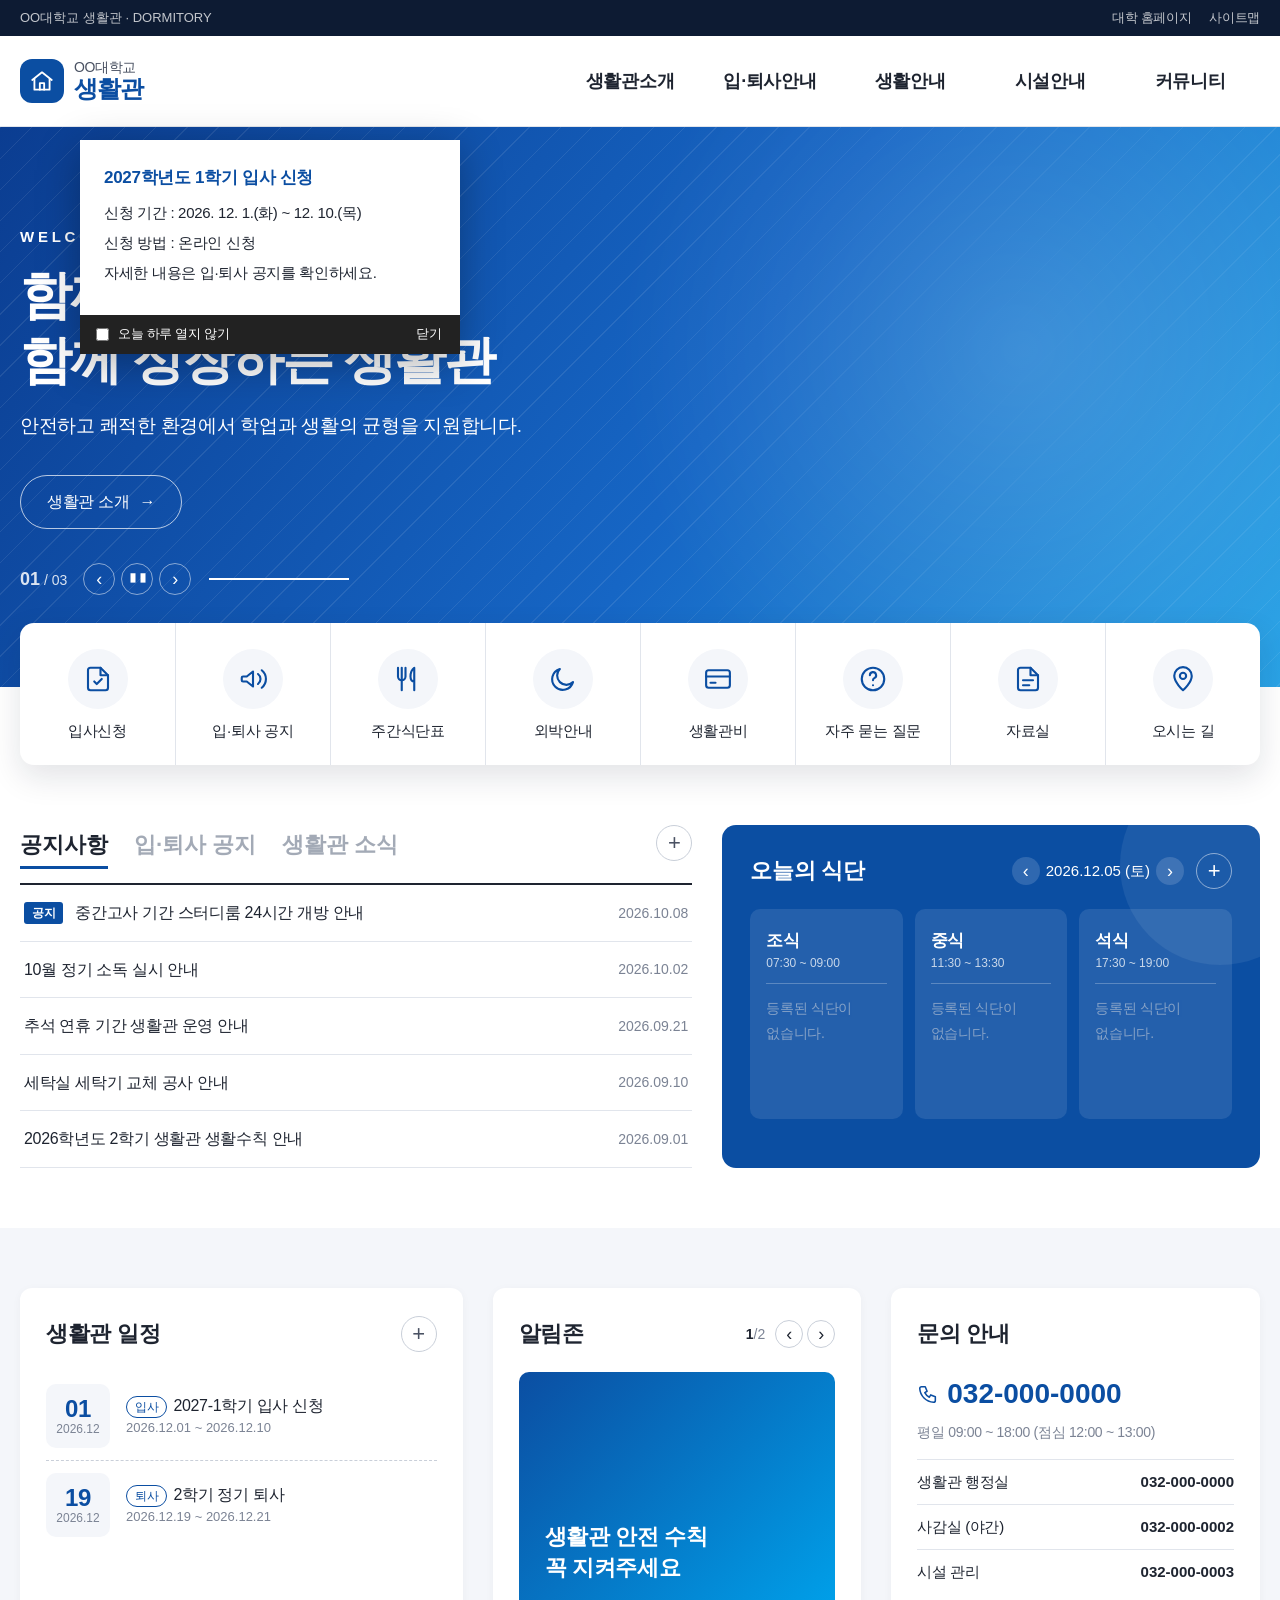
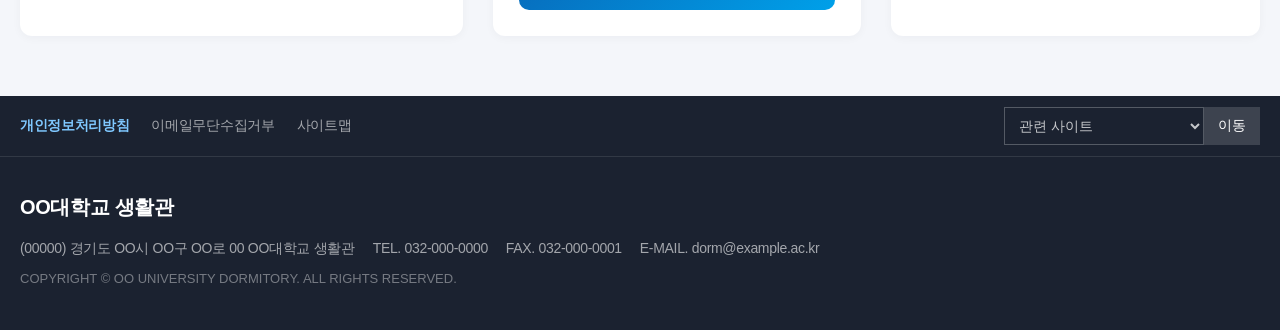
<file: index.html>
<!DOCTYPE html>
<html lang="ko">
<head>
<meta charset="UTF-8">
<meta name="viewport" content="width=device-width, initial-scale=1">
<meta http-equiv="Content-Security-Policy" content="default-src 'self'; script-src 'self'; style-src 'self' 'unsafe-inline' https://fonts.googleapis.com; font-src https://fonts.gstatic.com; img-src 'self' data: https:; frame-src https://www.youtube.com https://youtube.com https://www.youtube-nocookie.com https://www.google.com https://maps.google.com https://map.naver.com https://m.map.naver.com https://tv.naver.com https://map.kakao.com https://tv.kakao.com https://play-tv.kakao.com; connect-src 'self'; object-src 'none'; base-uri 'self'; form-action 'self'">
<meta name="referrer" content="strict-origin-when-cross-origin">
<title>생활관</title>
<meta name="description" content="대학교 생활관 홈페이지">
<link rel="preconnect" href="https://fonts.googleapis.com">
<link rel="preconnect" href="https://fonts.gstatic.com" crossorigin>
<link rel="stylesheet" href="https://fonts.googleapis.com/css2?family=Noto+Sans+KR:wght@300;400;500;700;900&display=swap">
<link rel="stylesheet" href="assets/site.css">
</head>
<body>
<a class="skip" href="#content">본문 바로가기</a>
<div id="previewBar" class="preview-bar" hidden>관리자 미리보기 모드입니다. 저장(배포) 전 내용이 표시됩니다.</div>

<header id="header" class="header">
  <div class="topbar">
    <div class="inner">
      <span class="topbar-univ" id="topUniv"></span>
      <ul class="toplinks" id="topLinks"></ul>
    </div>
  </div>
  <div class="hd">
    <div class="inner">
      <h1 class="logo"><a href="#/" id="logo"></a></h1>
      <nav class="gnb" aria-label="주 메뉴"><ul id="gnb"></ul></nav>
      <button class="btn-allmenu" id="btnAllMenu" aria-label="전체메뉴 열기" aria-expanded="false"><span></span><span></span><span></span></button>
    </div>
  </div>
  <div class="gnb-bg"></div>
</header>

<div class="mnav" id="mnav" aria-hidden="true">
  <div class="mnav-panel">
    <div class="mnav-hd"><strong id="mnavTitle"></strong><button class="mnav-close" id="mnavClose" aria-label="전체메뉴 닫기">&times;</button></div>
    <ul class="mnav-list" id="mnavList"></ul>
  </div>
</div>

<main id="content" tabindex="-1"></main>

<footer class="footer">
  <div class="ft-links">
    <div class="inner">
      <ul id="ftLinks"></ul>
      <div class="family">
        <select id="familySel" aria-label="관련 사이트"><option value="">관련 사이트</option></select>
        <button type="button" id="familyGo">이동</button>
      </div>
    </div>
  </div>
  <div class="inner ft-body">
    <div class="ft-logo" id="ftLogo"></div>
    <address id="ftAddr"></address>
    <p class="copy" id="ftCopy"></p>
  </div>
</footer>

<button class="totop" id="toTop" aria-label="맨 위로">TOP</button>
<div id="popups"></div>

<script src="assets/sanitize.js"></script>
<script src="assets/icons.js"></script>
<script src="assets/loader.js"></script>
<script src="assets/site.js"></script>
</body>
</html>
</file>
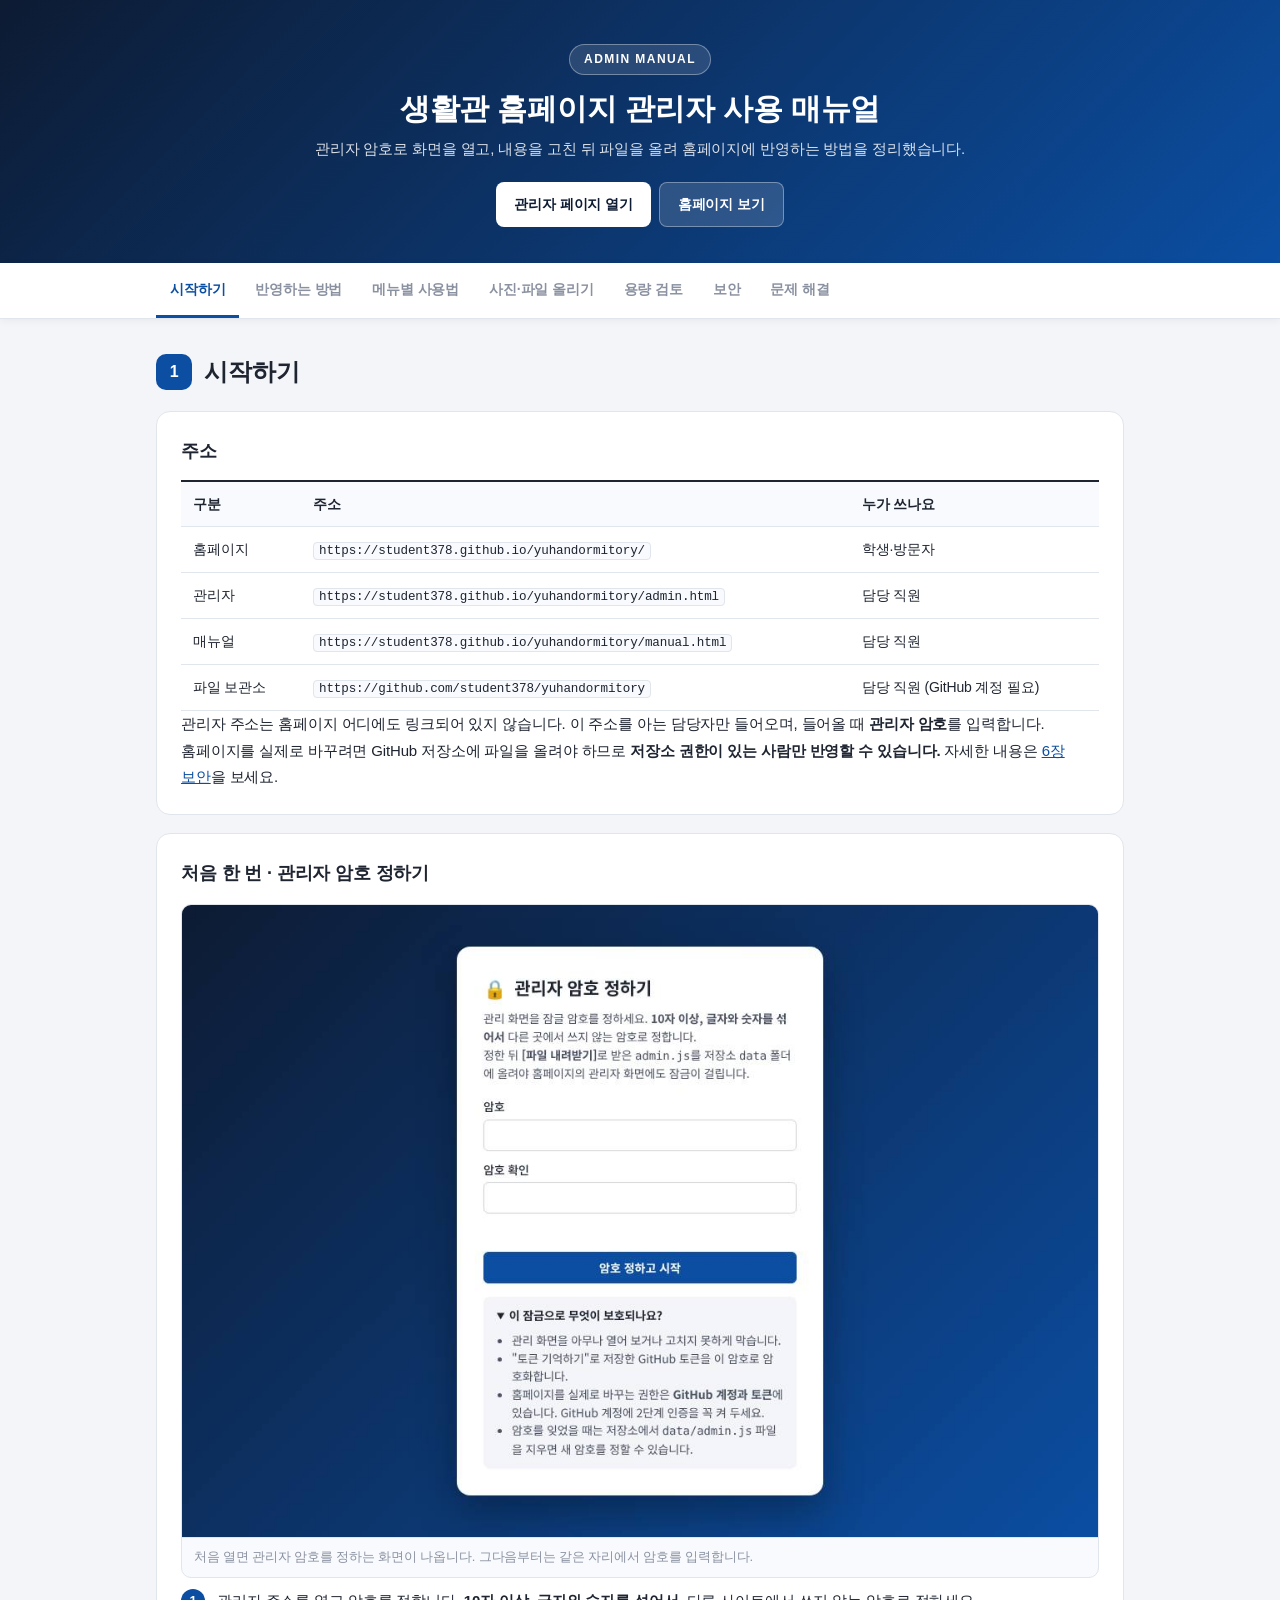
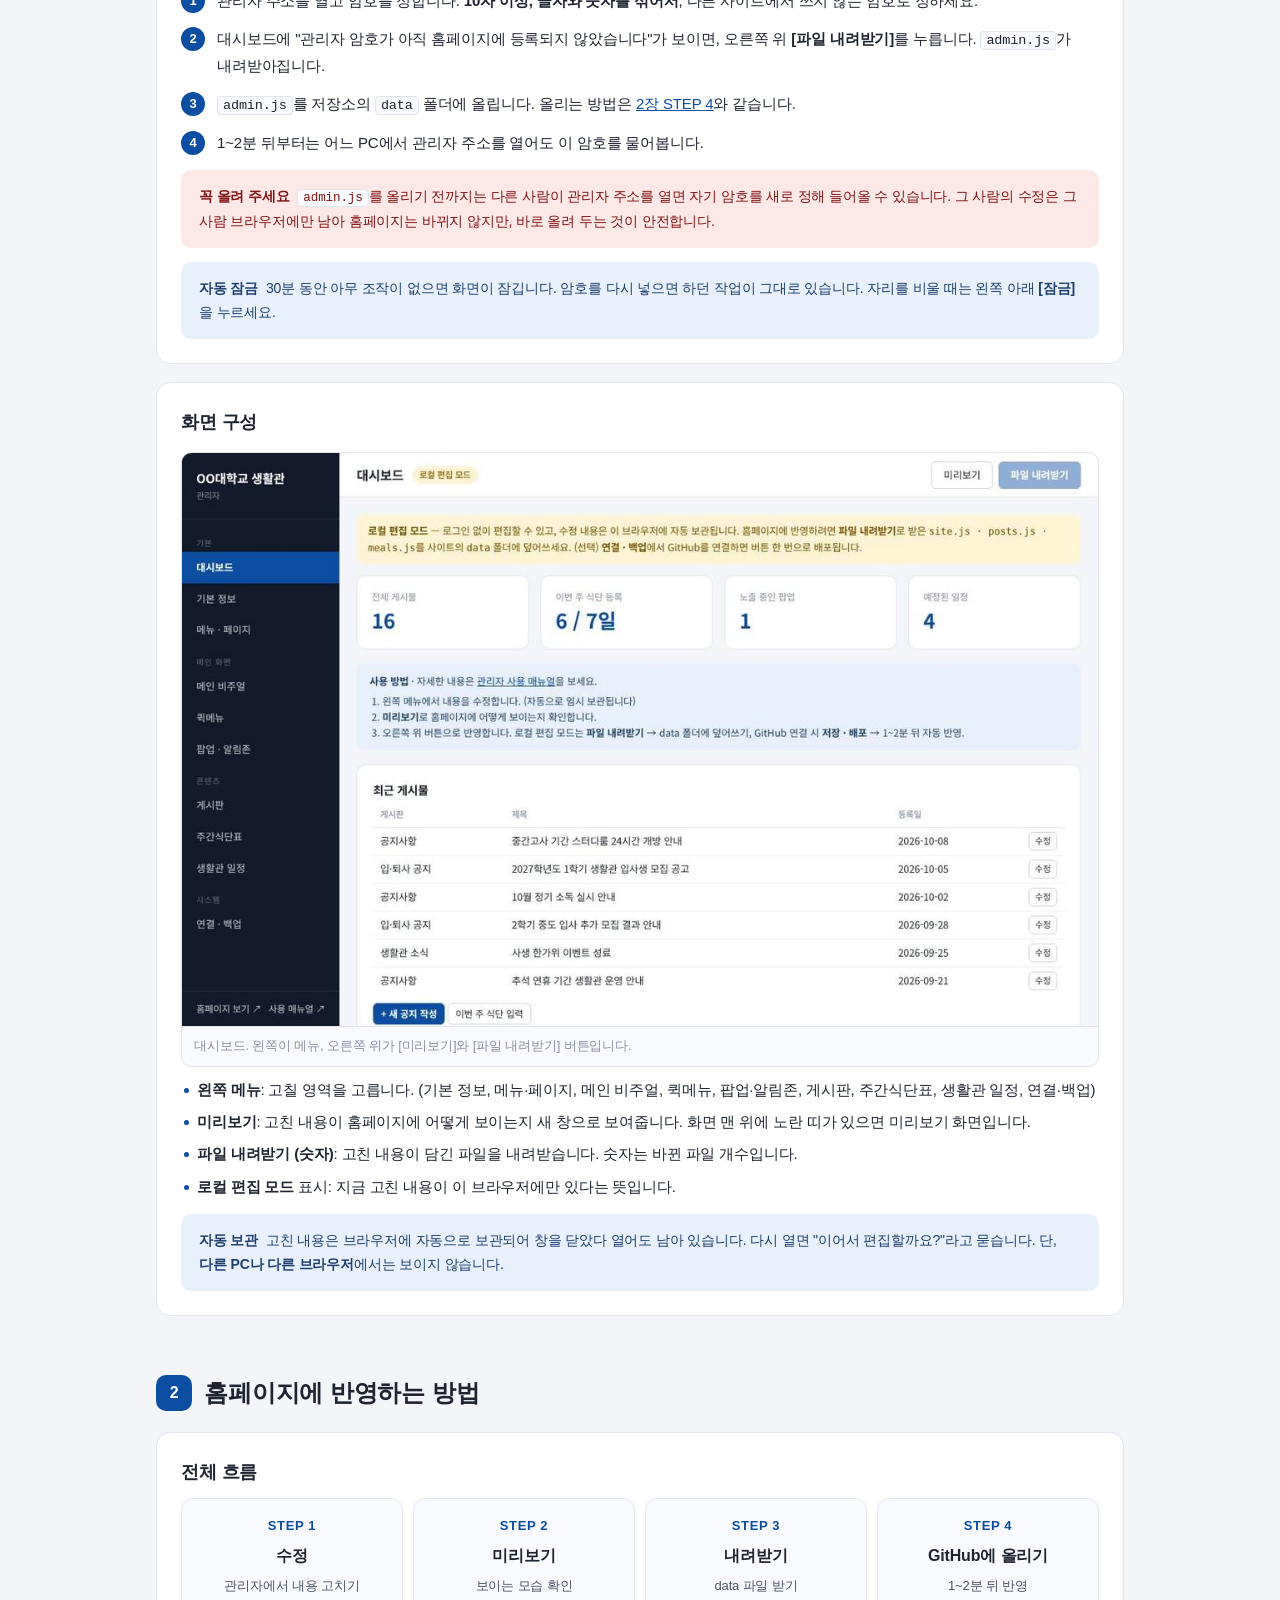
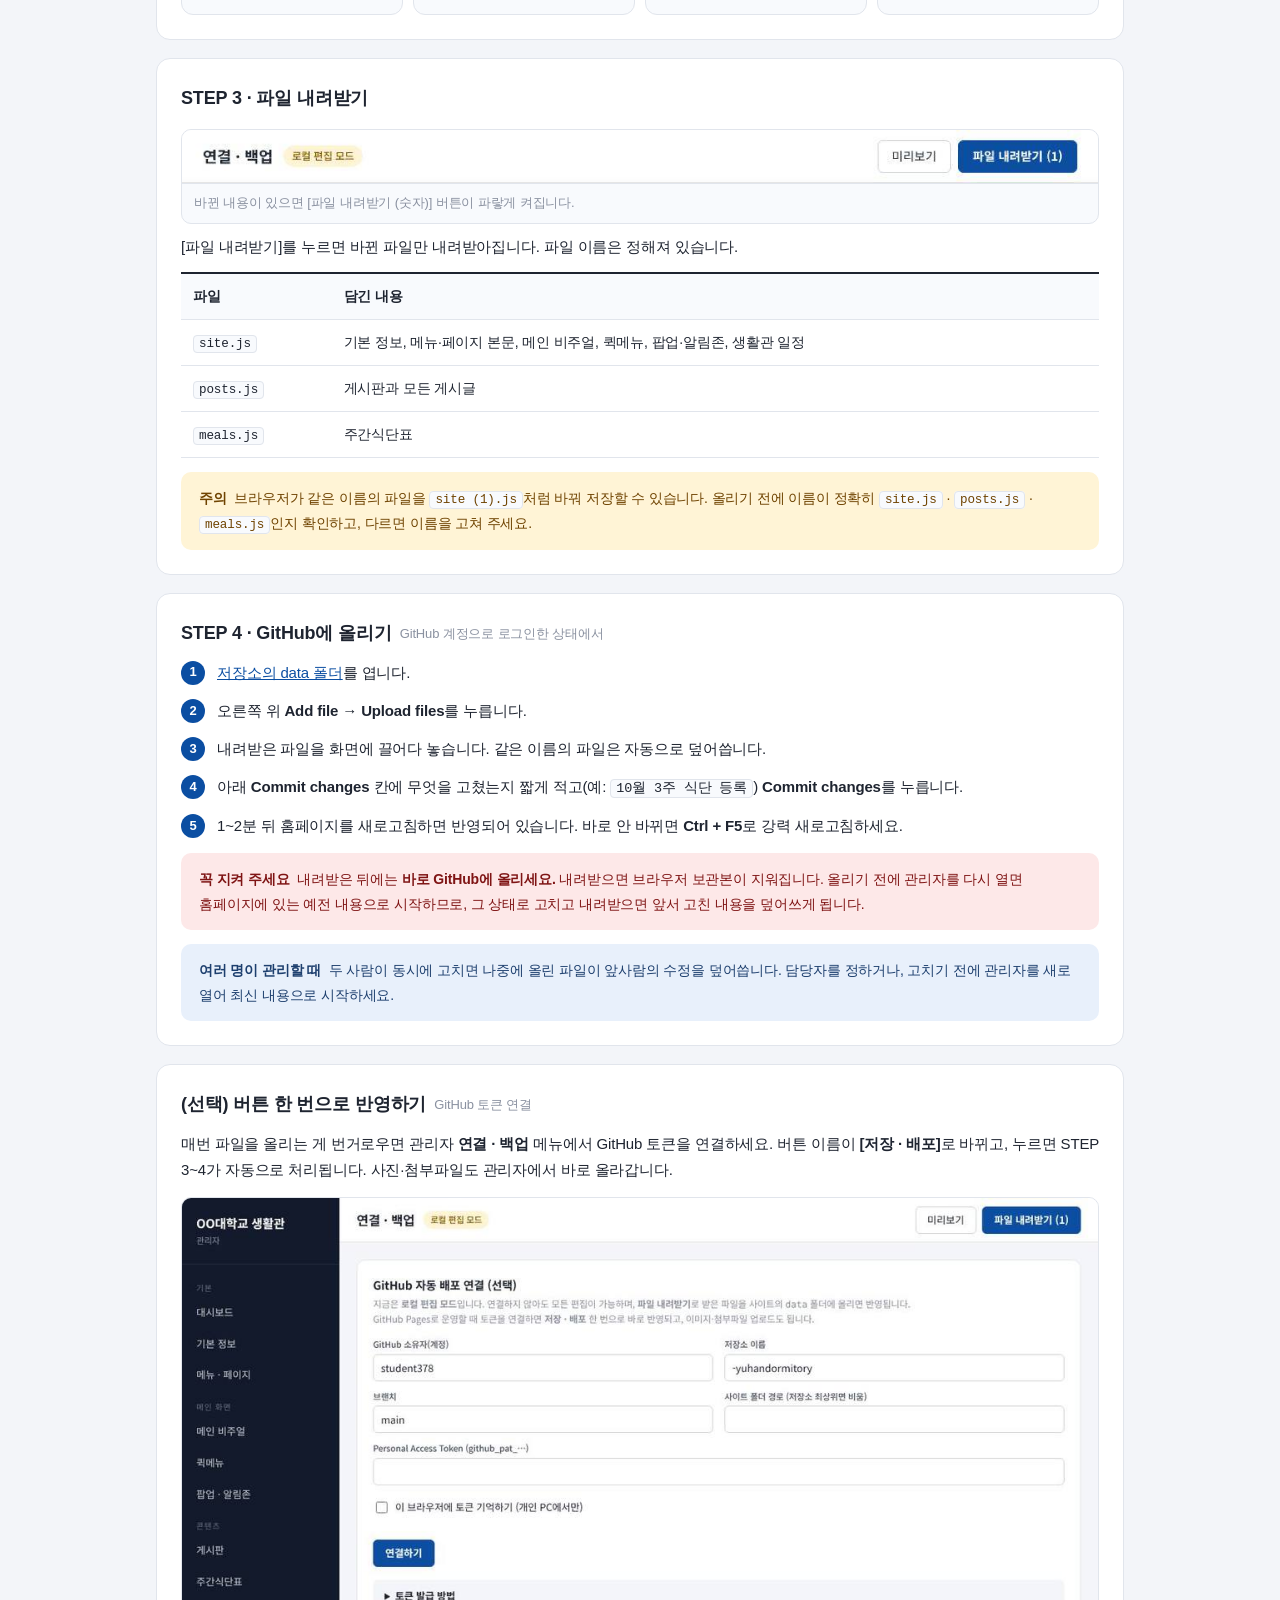
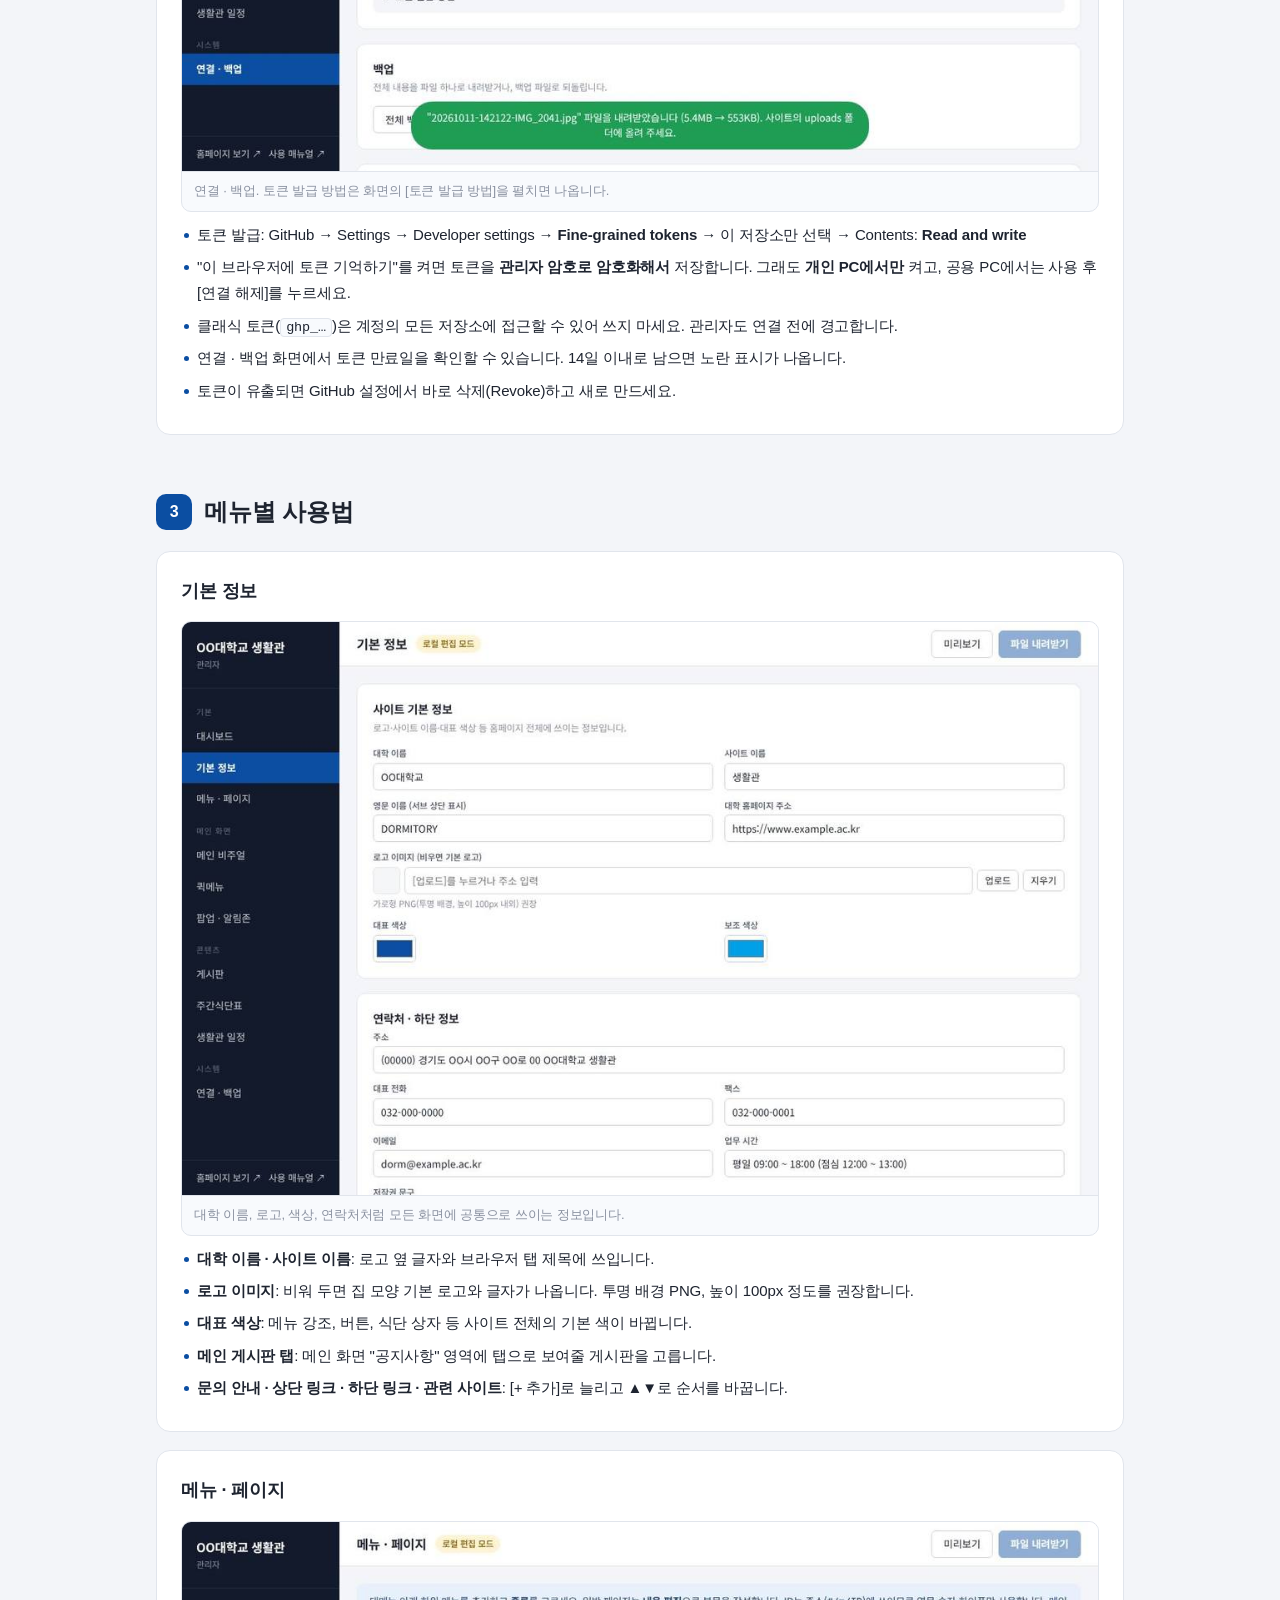
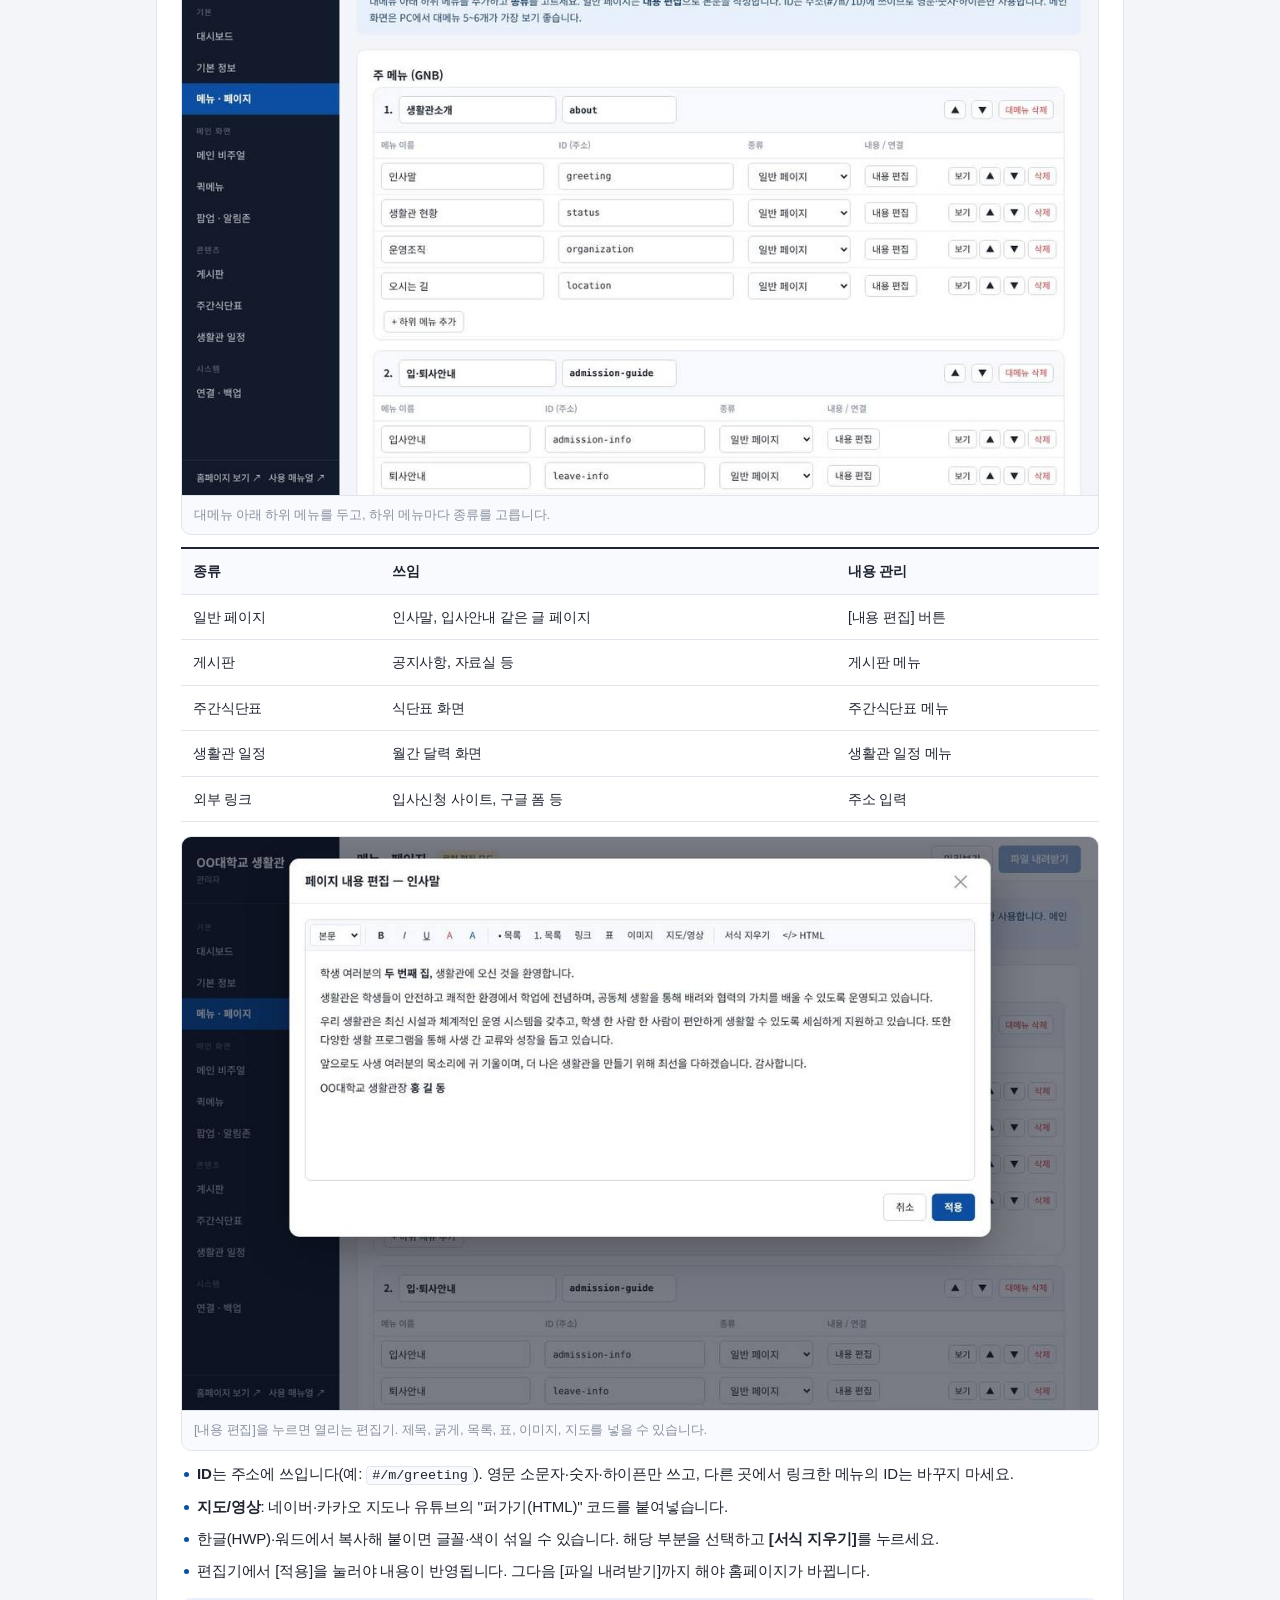
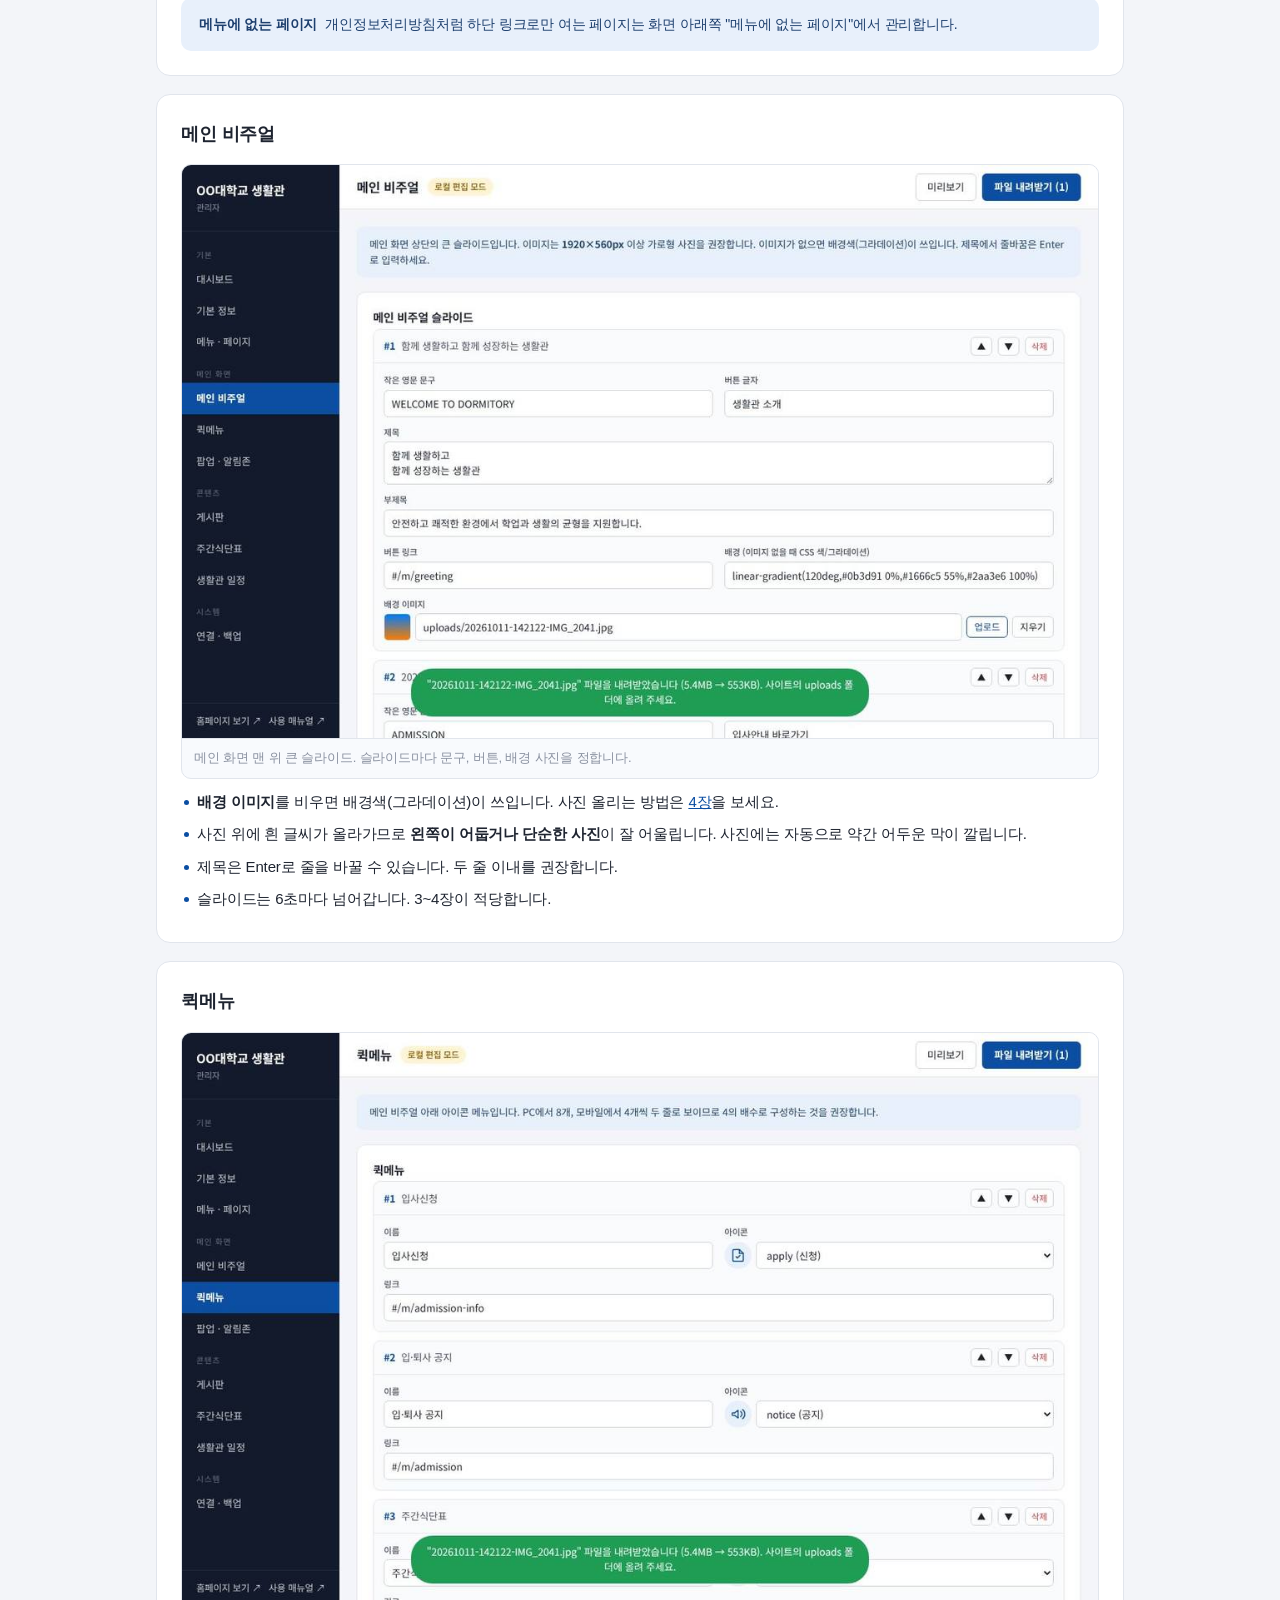
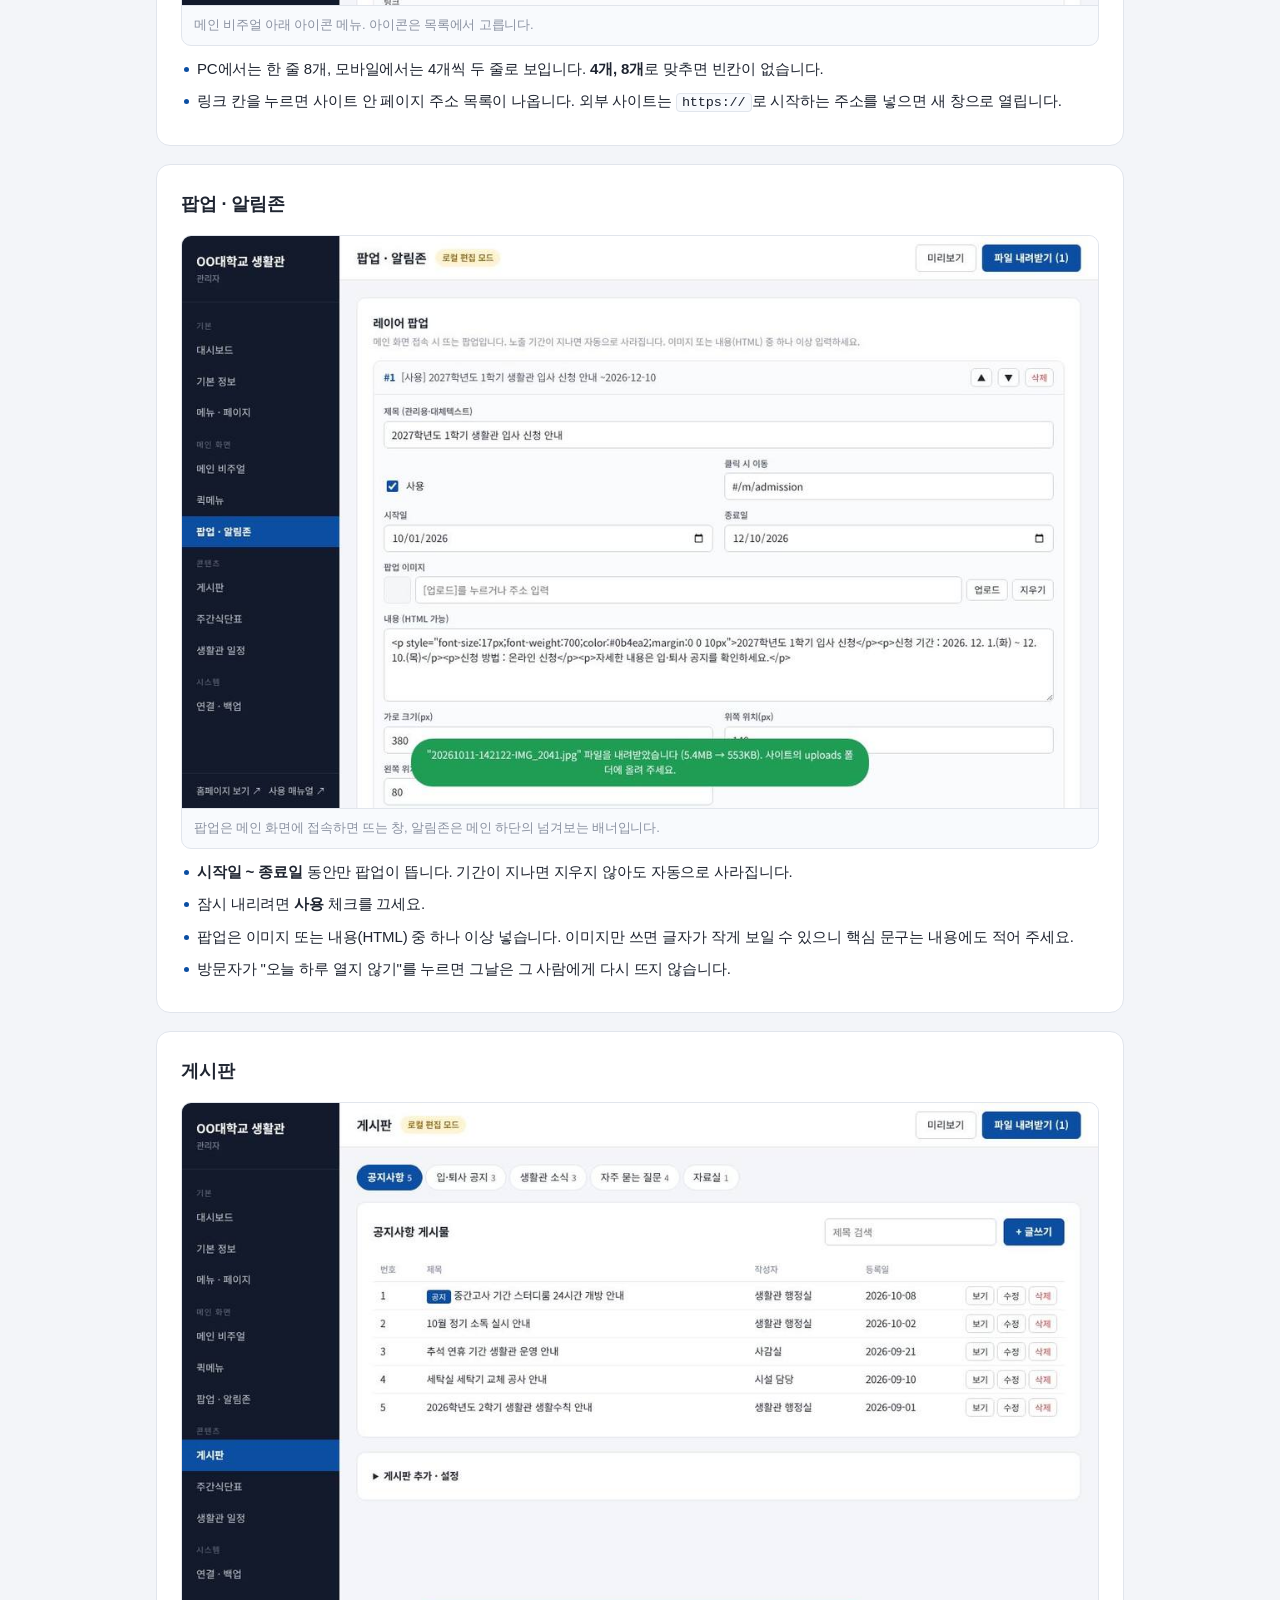
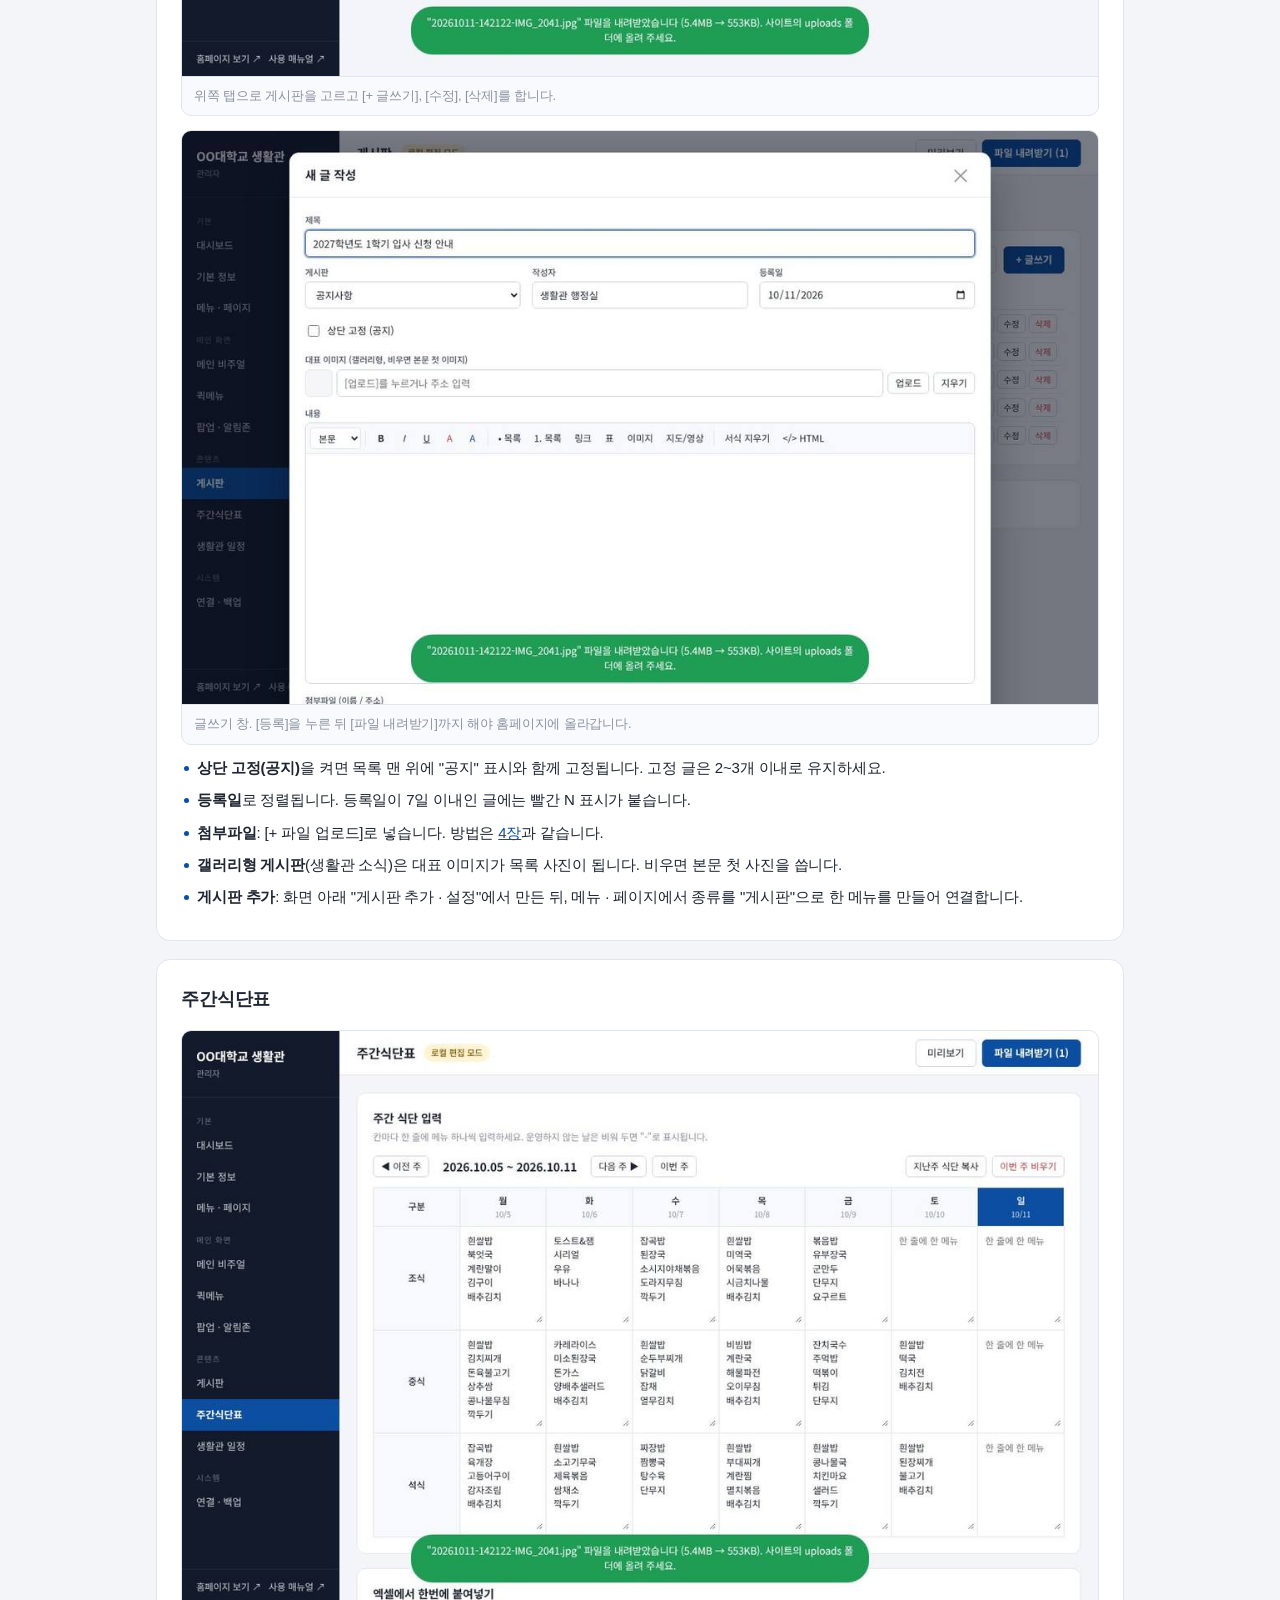
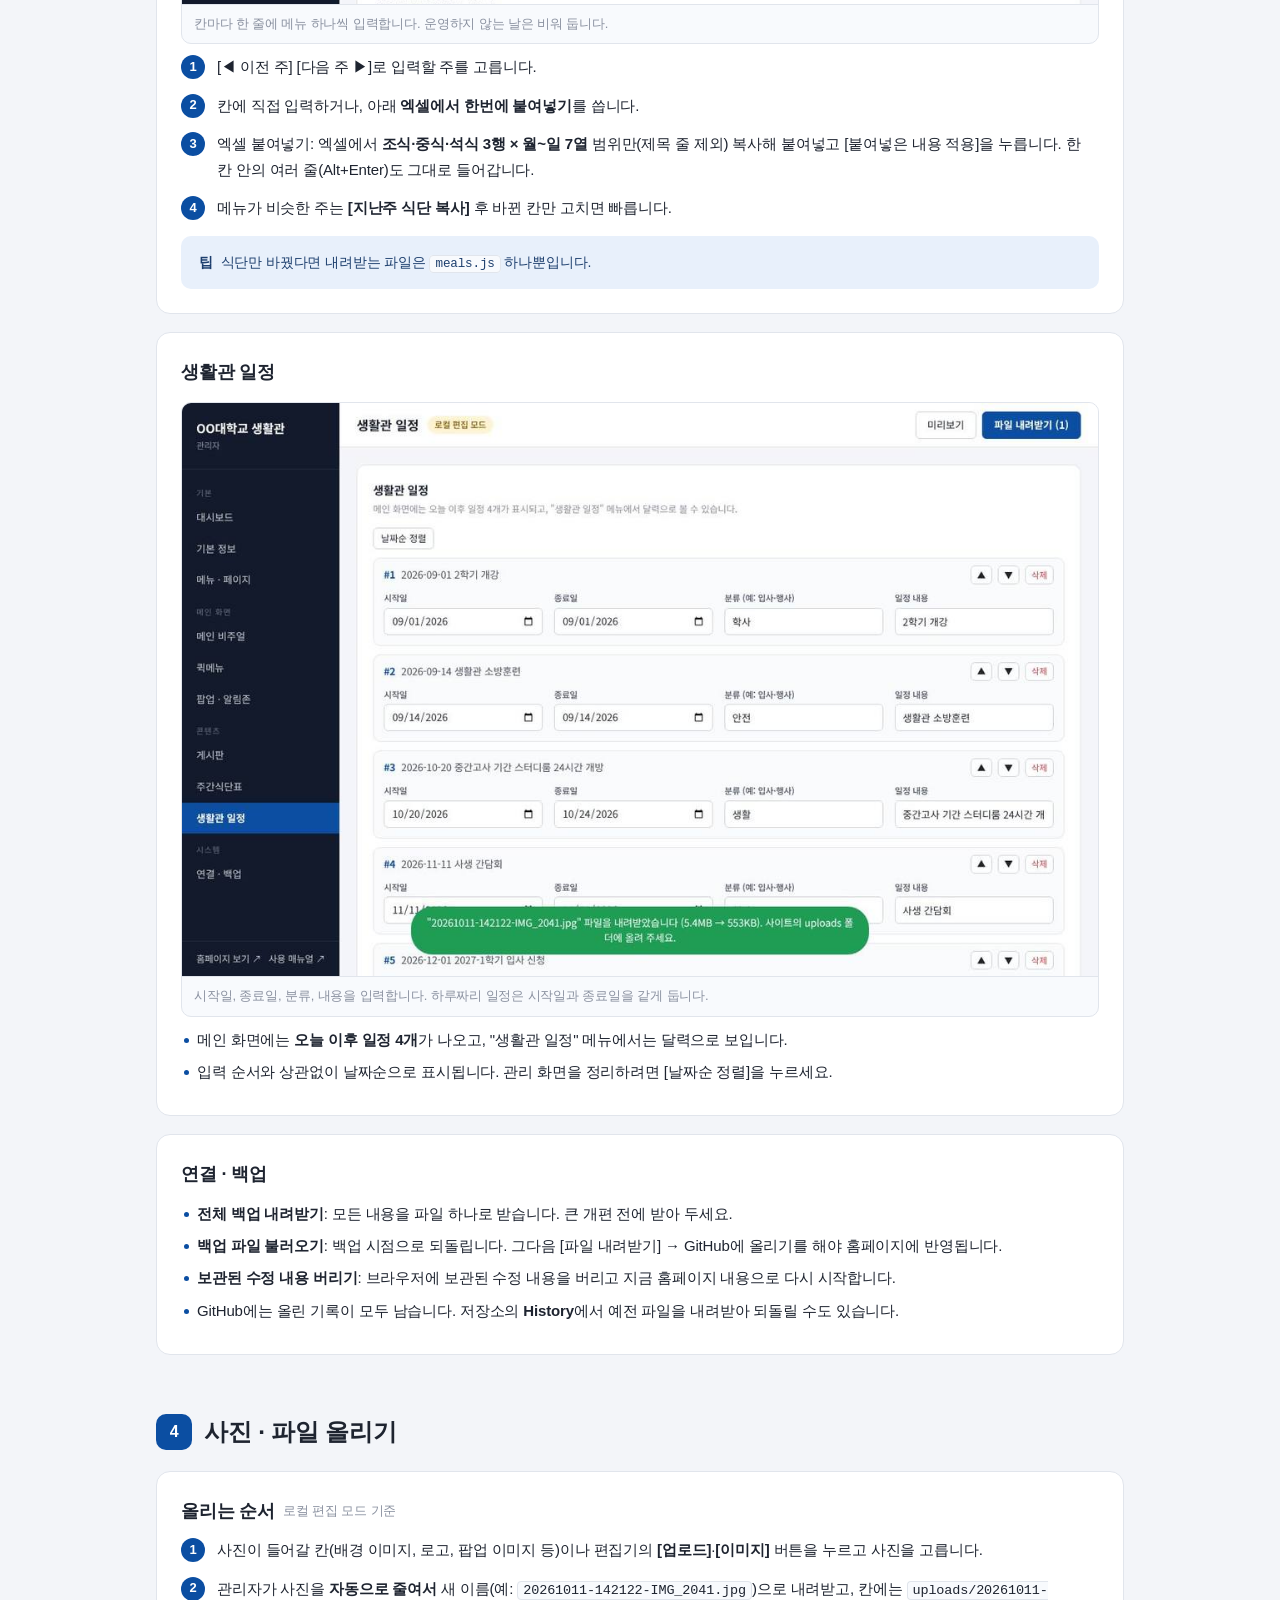
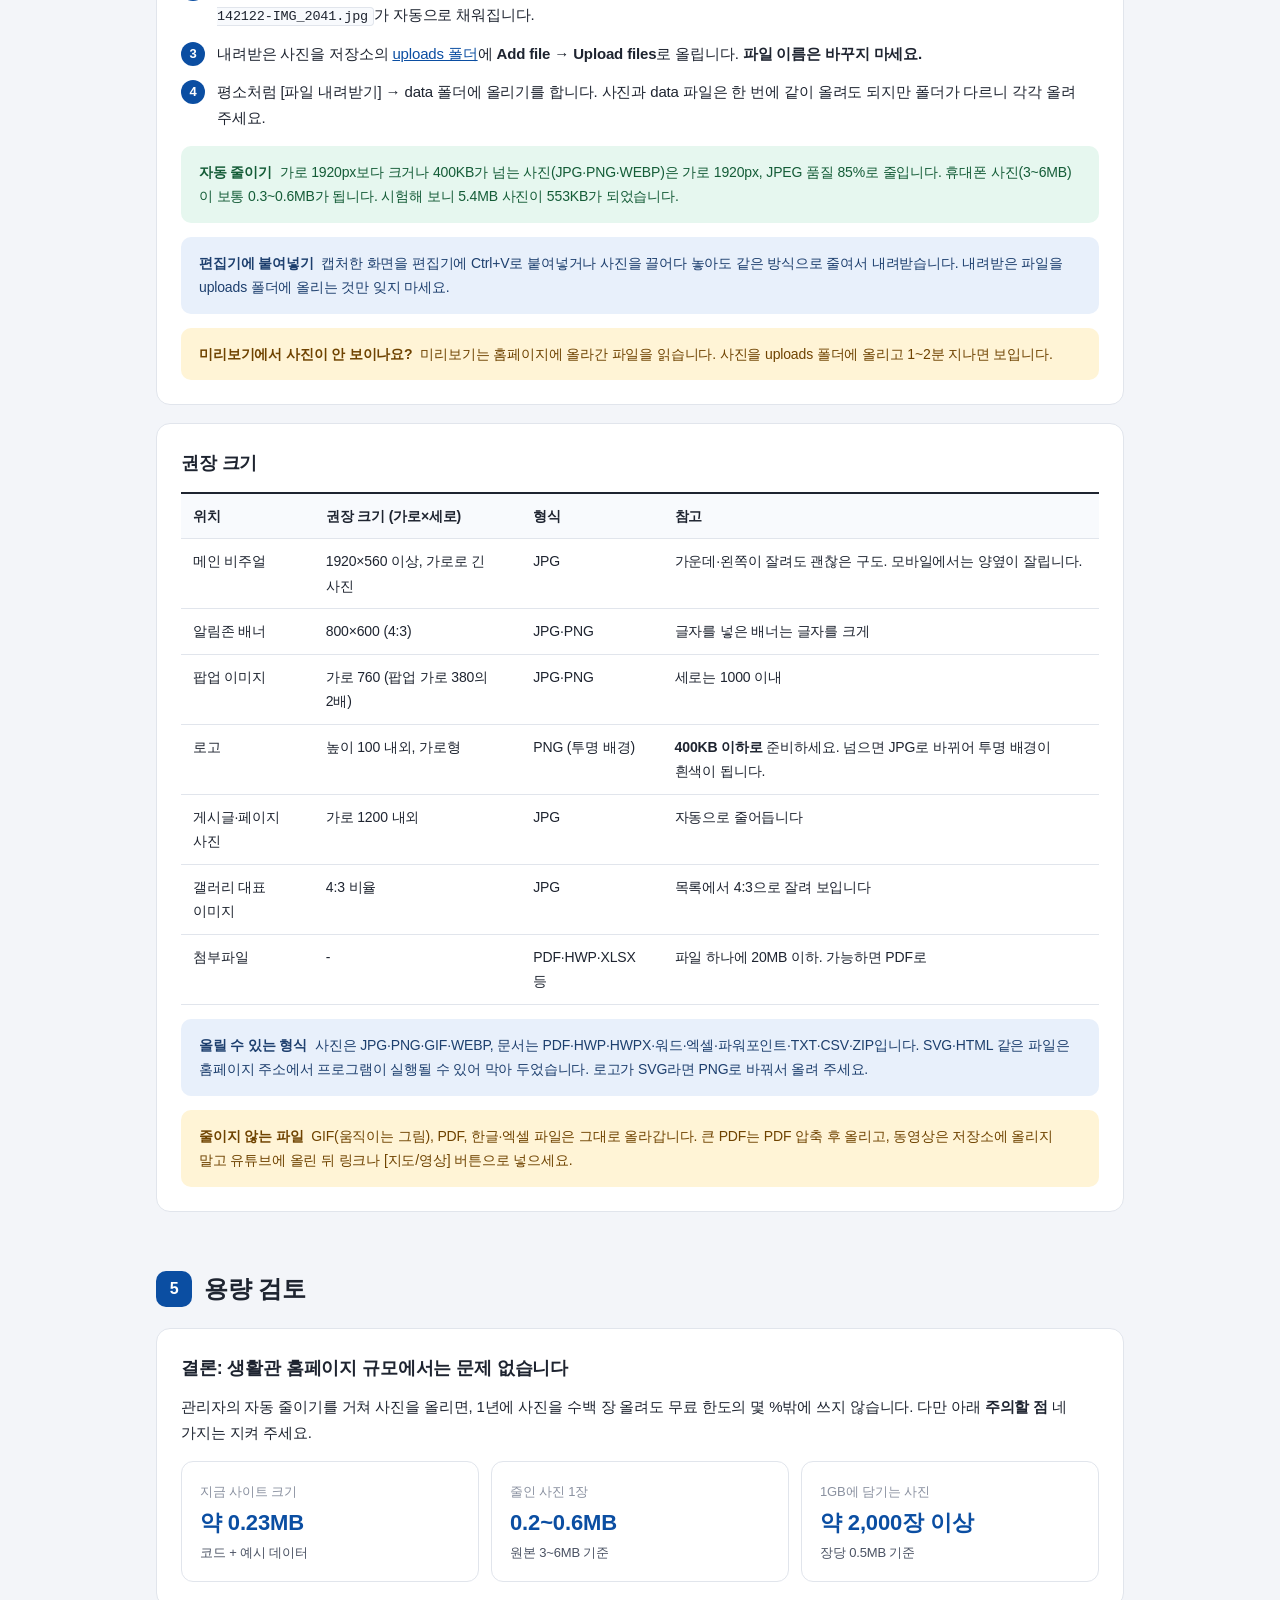
<file: manual.html>
<!DOCTYPE html>
<html lang="ko">
<head>
<meta charset="UTF-8">
<meta name="viewport" content="width=device-width, initial-scale=1">
<meta name="robots" content="noindex, nofollow">
<meta http-equiv="Content-Security-Policy" content="default-src 'self'; script-src 'self'; style-src 'self' 'unsafe-inline' https://fonts.googleapis.com; font-src https://fonts.gstatic.com; img-src 'self' data:; object-src 'none'; base-uri 'none'; form-action 'none'">
<meta name="referrer" content="strict-origin-when-cross-origin">
<title>생활관 홈페이지 관리자 사용 매뉴얼</title>
<link rel="preconnect" href="https://fonts.googleapis.com">
<link rel="preconnect" href="https://fonts.gstatic.com" crossorigin>
<link rel="stylesheet" href="https://fonts.googleapis.com/css2?family=Noto+Sans+KR:wght@400;500;700;900&display=swap">
<style>
:root {
  --navy: #0d1b33; --blue: #0b4ea2; --blue-2: #e8f0fb;
  --green: #1a7f4b; --green-bg: #e6f7ef;
  --orange: #a35c00; --orange-bg: #fff4d6;
  --red: #b91c1c; --red-bg: #fde8e8;
  --bg: #f3f5f9; --surf: #fff; --surf-2: #f8fafd;
  --txt: #1e2430; --txt-2: #4a5263; --txt-3: #8a91a0;
  --line: #e1e5ec;
}
* { box-sizing: border-box; }
html { scroll-behavior: smooth; scroll-padding-top: 64px; }
body { margin: 0; background: var(--bg); color: var(--txt); font-family: 'Noto Sans KR', 'Malgun Gothic', sans-serif; font-size: 15px; line-height: 1.75; letter-spacing: -0.01em; word-break: keep-all; }
a { color: var(--blue); }
h1, h2, h3, h4, p { margin: 0; }
img { max-width: 100%; }
code { font-family: Consolas, 'D2Coding', monospace; font-size: .9em; background: var(--surf-2); border: 1px solid var(--line); border-radius: 4px; padding: 1px 5px; }

.hero { background: linear-gradient(135deg, var(--navy) 0%, var(--blue) 100%); color: #fff; text-align: center; padding: 44px 16px 36px; }
.hero .badge { display: inline-block; font-size: 12px; font-weight: 700; letter-spacing: .12em; padding: 4px 14px; border: 1px solid rgba(255,255,255,.35); border-radius: 20px; background: rgba(255,255,255,.12); margin-bottom: 14px; }
.hero h1 { font-size: 30px; font-weight: 900; line-height: 1.3; text-wrap: balance; }
.hero p { opacity: .85; margin-top: 8px; }
.hero .btns { display: flex; gap: 8px; justify-content: center; flex-wrap: wrap; margin-top: 20px; }
.hero .btns a { display: inline-flex; align-items: center; gap: 6px; padding: 9px 18px; border-radius: 8px; font-size: 14px; font-weight: 700; text-decoration: none; }
.hero .btns a.pri { background: #fff; color: var(--navy); }
.hero .btns a.sec { background: rgba(255,255,255,.14); color: #fff; border: 1px solid rgba(255,255,255,.35); }

.tabnav { position: sticky; top: 0; z-index: 10; background: #fff; border-bottom: 1px solid var(--line); box-shadow: 0 2px 8px rgba(0,0,0,.05); }
.tabnav ul { display: flex; gap: 2px; max-width: 1000px; margin: 0 auto; padding: 0 16px; list-style: none; overflow-x: auto; scrollbar-width: none; }
.tabnav a { display: block; padding: 14px 14px; font-size: 14px; font-weight: 700; color: var(--txt-3); text-decoration: none; white-space: nowrap; border-bottom: 3px solid transparent; }
.tabnav a:hover, .tabnav a.on { color: var(--blue); border-bottom-color: var(--blue); }

main { max-width: 1000px; margin: 0 auto; padding: 32px 16px 80px; }
section.chap { margin-bottom: 56px; }
.chap > h2 { display: flex; align-items: center; gap: 12px; font-size: 24px; font-weight: 900; margin-bottom: 18px; }
.chap > h2 .no { flex: 0 0 auto; width: 36px; height: 36px; border-radius: 10px; background: var(--blue); color: #fff; font-size: 16px; display: grid; place-items: center; }
.card { background: var(--surf); border: 1px solid var(--line); border-radius: 14px; padding: 24px; margin-bottom: 18px; }
.card > h3 { font-size: 18px; margin-bottom: 10px; display: flex; align-items: center; gap: 8px; flex-wrap: wrap; }
.card > h3 small { font-size: 13px; font-weight: 500; color: var(--txt-3); }
.card p + p, .card p + ul, .card ul + p, .card p + ol, .card ol + p, .card table + p, .card .shot + p { margin-top: 10px; }
ul.dot, ol.num { margin: 10px 0 0; padding: 0; list-style: none; }
ul.dot li { position: relative; padding-left: 16px; margin-bottom: 6px; }
ul.dot li::before { content: ''; position: absolute; left: 3px; top: 11px; width: 5px; height: 5px; border-radius: 50%; background: var(--blue); }
ol.num { counter-reset: n; }
ol.num > li { counter-increment: n; position: relative; padding-left: 36px; margin-bottom: 12px; }
ol.num > li::before { content: counter(n); position: absolute; left: 0; top: 1px; width: 24px; height: 24px; border-radius: 50%; background: var(--blue); color: #fff; font-size: 13px; font-weight: 700; display: grid; place-items: center; }

.shot { margin: 14px 0 4px; border: 1px solid var(--line); border-radius: 10px; overflow: hidden; background: var(--surf-2); }
.shot img { display: block; width: 100%; height: auto; }
.shot figcaption { font-size: 13px; color: var(--txt-3); padding: 8px 12px; border-top: 1px solid var(--line); }

.box { border-radius: 10px; padding: 14px 18px; margin-top: 14px; font-size: 14px; }
.box b:first-child { margin-right: 4px; }
.box.info { background: var(--blue-2); color: #1d3f6e; }
.box.ok { background: var(--green-bg); color: #145c37; }
.box.warn { background: var(--orange-bg); color: #6f4300; }
.box.danger { background: var(--red-bg); color: #7f1414; }

.flow { display: grid; grid-template-columns: repeat(4, 1fr); gap: 10px; margin-top: 6px; }
.flow div { background: var(--surf-2); border: 1px solid var(--line); border-radius: 12px; padding: 16px; text-align: center; }
.flow b { display: block; color: var(--blue); font-size: 13px; letter-spacing: .05em; }
.flow strong { display: block; font-size: 16px; margin: 4px 0 2px; }
.flow span { font-size: 13px; color: var(--txt-2); }

.tbl-wrap { overflow-x: auto; margin-top: 12px; }
table { width: 100%; border-collapse: collapse; font-size: 14px; border-top: 2px solid var(--txt); }
th, td { border-bottom: 1px solid var(--line); padding: 10px 12px; text-align: left; vertical-align: top; }
thead th { background: var(--surf-2); font-weight: 700; white-space: nowrap; }
td.num { text-align: right; font-variant-numeric: tabular-nums; white-space: nowrap; }
.pill { display: inline-block; font-size: 12px; font-weight: 700; padding: 1px 9px; border-radius: 20px; white-space: nowrap; }
.pill.ok { background: var(--green-bg); color: var(--green); }
.pill.warn { background: var(--orange-bg); color: var(--orange); }
.pill.no { background: var(--red-bg); color: var(--red); }

.verdict { display: grid; grid-template-columns: repeat(3, 1fr); gap: 12px; margin-top: 4px; }
.verdict div { background: var(--surf); border: 1px solid var(--line); border-radius: 12px; padding: 16px 18px; }
.verdict span { font-size: 13px; color: var(--txt-3); }
.verdict strong { display: block; font-size: 22px; color: var(--blue); font-variant-numeric: tabular-nums; }
.verdict p { font-size: 13px; color: var(--txt-2); }

details.faq { background: var(--surf); border: 1px solid var(--line); border-radius: 12px; margin-bottom: 10px; }
details.faq summary { cursor: pointer; padding: 14px 18px; font-weight: 700; list-style: none; position: relative; padding-right: 44px; }
details.faq summary::-webkit-details-marker { display: none; }
details.faq summary::after { content: '+'; position: absolute; right: 18px; top: 10px; font-size: 22px; font-weight: 400; color: var(--txt-3); }
details.faq[open] summary::after { content: '−'; }
details.faq .a { padding: 0 18px 16px; color: var(--txt-2); }

footer { text-align: center; font-size: 13px; color: var(--txt-3); padding: 24px 16px 40px; }

@media (max-width: 760px) {
  body { font-size: 14px; }
  .hero h1 { font-size: 23px; }
  .chap > h2 { font-size: 20px; }
  .card { padding: 18px 16px; }
  .flow, .verdict { grid-template-columns: 1fr 1fr; }
}
@media (prefers-reduced-motion: reduce) { html { scroll-behavior: auto; } }
@media print {
  .tabnav, .hero .btns { display: none; }
  body { background: #fff; }
  .card { break-inside: avoid; }
}
</style>
</head>
<body>

<header class="hero">
  <span class="badge">ADMIN MANUAL</span>
  <h1>생활관 홈페이지 관리자 사용 매뉴얼</h1>
  <p>관리자 암호로 화면을 열고, 내용을 고친 뒤 파일을 올려 홈페이지에 반영하는 방법을 정리했습니다.</p>
  <div class="btns">
    <a class="pri" href="admin.html">관리자 페이지 열기</a>
    <a class="sec" href="index.html">홈페이지 보기</a>
  </div>
</header>

<nav class="tabnav" aria-label="목차">
  <ul>
    <li><a href="#start">시작하기</a></li>
    <li><a href="#flow">반영하는 방법</a></li>
    <li><a href="#menus">메뉴별 사용법</a></li>
    <li><a href="#images">사진·파일 올리기</a></li>
    <li><a href="#capacity">용량 검토</a></li>
    <li><a href="#security">보안</a></li>
    <li><a href="#faq">문제 해결</a></li>
  </ul>
</nav>

<main>

<!-- 1. 시작하기 -->
<section class="chap" id="start">
  <h2><span class="no">1</span>시작하기</h2>

  <div class="card">
    <h3>주소</h3>
    <div class="tbl-wrap"><table>
      <thead><tr><th>구분</th><th>주소</th><th>누가 쓰나요</th></tr></thead>
      <tbody>
        <tr><td>홈페이지</td><td><code>https://student378.github.io/yuhandormitory/</code></td><td>학생·방문자</td></tr>
        <tr><td>관리자</td><td><code>https://student378.github.io/yuhandormitory/admin.html</code></td><td>담당 직원</td></tr>
        <tr><td>매뉴얼</td><td><code>https://student378.github.io/yuhandormitory/manual.html</code></td><td>담당 직원</td></tr>
        <tr><td>파일 보관소</td><td><code>https://github.com/student378/yuhandormitory</code></td><td>담당 직원 (GitHub 계정 필요)</td></tr>
      </tbody>
    </table></div>
    <p>관리자 주소는 홈페이지 어디에도 링크되어 있지 않습니다. 이 주소를 아는 담당자만 들어오며, 들어올 때 <b>관리자 암호</b>를 입력합니다. 홈페이지를 실제로 바꾸려면 GitHub 저장소에 파일을 올려야 하므로 <b>저장소 권한이 있는 사람만 반영할 수 있습니다.</b> 자세한 내용은 <a href="#security">6장 보안</a>을 보세요.</p>
  </div>

  <div class="card">
    <h3>처음 한 번 · 관리자 암호 정하기</h3>
    <figure class="shot"><img src="manual/00-lock.jpg" alt="관리자 암호 정하기 화면" loading="lazy" width="1100" height="760"><figcaption>처음 열면 관리자 암호를 정하는 화면이 나옵니다. 그다음부터는 같은 자리에서 암호를 입력합니다.</figcaption></figure>
    <ol class="num">
      <li>관리자 주소를 열고 암호를 정합니다. <b>10자 이상, 글자와 숫자를 섞어서</b>, 다른 사이트에서 쓰지 않는 암호로 정하세요.</li>
      <li>대시보드에 "관리자 암호가 아직 홈페이지에 등록되지 않았습니다"가 보이면, 오른쪽 위 <b>[파일 내려받기]</b>를 누릅니다. <code>admin.js</code>가 내려받아집니다.</li>
      <li><code>admin.js</code>를 저장소의 <code>data</code> 폴더에 올립니다. 올리는 방법은 <a href="#flow">2장 STEP 4</a>와 같습니다.</li>
      <li>1~2분 뒤부터는 어느 PC에서 관리자 주소를 열어도 이 암호를 물어봅니다.</li>
    </ol>
    <div class="box danger"><b>꼭 올려 주세요</b> <code>admin.js</code>를 올리기 전까지는 다른 사람이 관리자 주소를 열면 자기 암호를 새로 정해 들어올 수 있습니다. 그 사람의 수정은 그 사람 브라우저에만 남아 홈페이지는 바뀌지 않지만, 바로 올려 두는 것이 안전합니다.</div>
    <div class="box info"><b>자동 잠금</b> 30분 동안 아무 조작이 없으면 화면이 잠깁니다. 암호를 다시 넣으면 하던 작업이 그대로 있습니다. 자리를 비울 때는 왼쪽 아래 <b>[잠금]</b>을 누르세요.</div>
  </div>

  <div class="card">
    <h3>화면 구성</h3>
    <figure class="shot"><img src="manual/01-dashboard.jpg" alt="관리자 대시보드 화면" loading="lazy" width="1100" height="688"><figcaption>대시보드. 왼쪽이 메뉴, 오른쪽 위가 [미리보기]와 [파일 내려받기] 버튼입니다.</figcaption></figure>
    <ul class="dot">
      <li><b>왼쪽 메뉴</b>: 고칠 영역을 고릅니다. (기본 정보, 메뉴·페이지, 메인 비주얼, 퀵메뉴, 팝업·알림존, 게시판, 주간식단표, 생활관 일정, 연결·백업)</li>
      <li><b>미리보기</b>: 고친 내용이 홈페이지에 어떻게 보이는지 새 창으로 보여줍니다. 화면 맨 위에 노란 띠가 있으면 미리보기 화면입니다.</li>
      <li><b>파일 내려받기 (숫자)</b>: 고친 내용이 담긴 파일을 내려받습니다. 숫자는 바뀐 파일 개수입니다.</li>
      <li><b>로컬 편집 모드</b> 표시: 지금 고친 내용이 이 브라우저에만 있다는 뜻입니다.</li>
    </ul>
    <div class="box info"><b>자동 보관</b> 고친 내용은 브라우저에 자동으로 보관되어 창을 닫았다 열어도 남아 있습니다. 다시 열면 "이어서 편집할까요?"라고 묻습니다. 단, <b>다른 PC나 다른 브라우저</b>에서는 보이지 않습니다.</div>
  </div>
</section>

<!-- 2. 반영하는 방법 -->
<section class="chap" id="flow">
  <h2><span class="no">2</span>홈페이지에 반영하는 방법</h2>

  <div class="card">
    <h3>전체 흐름</h3>
    <div class="flow">
      <div><b>STEP 1</b><strong>수정</strong><span>관리자에서 내용 고치기</span></div>
      <div><b>STEP 2</b><strong>미리보기</strong><span>보이는 모습 확인</span></div>
      <div><b>STEP 3</b><strong>내려받기</strong><span>data 파일 받기</span></div>
      <div><b>STEP 4</b><strong>GitHub에 올리기</strong><span>1~2분 뒤 반영</span></div>
    </div>
  </div>

  <div class="card">
    <h3>STEP 3 · 파일 내려받기</h3>
    <figure class="shot"><img src="manual/13-topbar.jpg" alt="상단의 미리보기와 파일 내려받기 버튼" loading="lazy" width="1060" height="62"><figcaption>바뀐 내용이 있으면 [파일 내려받기 (숫자)] 버튼이 파랗게 켜집니다.</figcaption></figure>
    <p>[파일 내려받기]를 누르면 바뀐 파일만 내려받아집니다. 파일 이름은 정해져 있습니다.</p>
    <div class="tbl-wrap"><table>
      <thead><tr><th>파일</th><th>담긴 내용</th></tr></thead>
      <tbody>
        <tr><td><code>site.js</code></td><td>기본 정보, 메뉴·페이지 본문, 메인 비주얼, 퀵메뉴, 팝업·알림존, 생활관 일정</td></tr>
        <tr><td><code>posts.js</code></td><td>게시판과 모든 게시글</td></tr>
        <tr><td><code>meals.js</code></td><td>주간식단표</td></tr>
      </tbody>
    </table></div>
    <div class="box warn"><b>주의</b> 브라우저가 같은 이름의 파일을 <code>site (1).js</code>처럼 바꿔 저장할 수 있습니다. 올리기 전에 이름이 정확히 <code>site.js</code> · <code>posts.js</code> · <code>meals.js</code>인지 확인하고, 다르면 이름을 고쳐 주세요.</div>
  </div>

  <div class="card">
    <h3>STEP 4 · GitHub에 올리기 <small>GitHub 계정으로 로그인한 상태에서</small></h3>
    <ol class="num">
      <li><a href="https://github.com/student378/yuhandormitory/tree/main/data" target="_blank" rel="noopener">저장소의 data 폴더</a>를 엽니다.</li>
      <li>오른쪽 위 <b>Add file</b> → <b>Upload files</b>를 누릅니다.</li>
      <li>내려받은 파일을 화면에 끌어다 놓습니다. 같은 이름의 파일은 자동으로 덮어씁니다.</li>
      <li>아래 <b>Commit changes</b> 칸에 무엇을 고쳤는지 짧게 적고(예: <code>10월 3주 식단 등록</code>) <b>Commit changes</b>를 누릅니다.</li>
      <li>1~2분 뒤 홈페이지를 새로고침하면 반영되어 있습니다. 바로 안 바뀌면 <b>Ctrl + F5</b>로 강력 새로고침하세요.</li>
    </ol>
    <div class="box danger"><b>꼭 지켜 주세요</b> 내려받은 뒤에는 <b>바로 GitHub에 올리세요.</b> 내려받으면 브라우저 보관본이 지워집니다. 올리기 전에 관리자를 다시 열면 홈페이지에 있는 예전 내용으로 시작하므로, 그 상태로 고치고 내려받으면 앞서 고친 내용을 덮어쓰게 됩니다.</div>
    <div class="box info"><b>여러 명이 관리할 때</b> 두 사람이 동시에 고치면 나중에 올린 파일이 앞사람의 수정을 덮어씁니다. 담당자를 정하거나, 고치기 전에 관리자를 새로 열어 최신 내용으로 시작하세요.</div>
  </div>

  <div class="card">
    <h3>(선택) 버튼 한 번으로 반영하기 <small>GitHub 토큰 연결</small></h3>
    <p>매번 파일을 올리는 게 번거로우면 관리자 <b>연결 · 백업</b> 메뉴에서 GitHub 토큰을 연결하세요. 버튼 이름이 <b>[저장 · 배포]</b>로 바뀌고, 누르면 STEP 3~4가 자동으로 처리됩니다. 사진·첨부파일도 관리자에서 바로 올라갑니다.</p>
    <figure class="shot"><img src="manual/12-system.jpg" alt="연결 · 백업 화면" loading="lazy" width="1100" height="688"><figcaption>연결 · 백업. 토큰 발급 방법은 화면의 [토큰 발급 방법]을 펼치면 나옵니다.</figcaption></figure>
    <ul class="dot">
      <li>토큰 발급: GitHub → Settings → Developer settings → <b>Fine-grained tokens</b> → 이 저장소만 선택 → Contents: <b>Read and write</b></li>
      <li>"이 브라우저에 토큰 기억하기"를 켜면 토큰을 <b>관리자 암호로 암호화해서</b> 저장합니다. 그래도 <b>개인 PC에서만</b> 켜고, 공용 PC에서는 사용 후 [연결 해제]를 누르세요.</li>
      <li>클래식 토큰(<code>ghp_…</code>)은 계정의 모든 저장소에 접근할 수 있어 쓰지 마세요. 관리자도 연결 전에 경고합니다.</li>
      <li>연결 · 백업 화면에서 토큰 만료일을 확인할 수 있습니다. 14일 이내로 남으면 노란 표시가 나옵니다.</li>
      <li>토큰이 유출되면 GitHub 설정에서 바로 삭제(Revoke)하고 새로 만드세요.</li>
    </ul>
  </div>
</section>

<!-- 3. 메뉴별 사용법 -->
<section class="chap" id="menus">
  <h2><span class="no">3</span>메뉴별 사용법</h2>

  <div class="card">
    <h3>기본 정보</h3>
    <figure class="shot"><img src="manual/02-settings.jpg" alt="기본 정보 화면" loading="lazy" width="1100" height="688"><figcaption>대학 이름, 로고, 색상, 연락처처럼 모든 화면에 공통으로 쓰이는 정보입니다.</figcaption></figure>
    <ul class="dot">
      <li><b>대학 이름 · 사이트 이름</b>: 로고 옆 글자와 브라우저 탭 제목에 쓰입니다.</li>
      <li><b>로고 이미지</b>: 비워 두면 집 모양 기본 로고와 글자가 나옵니다. 투명 배경 PNG, 높이 100px 정도를 권장합니다.</li>
      <li><b>대표 색상</b>: 메뉴 강조, 버튼, 식단 상자 등 사이트 전체의 기본 색이 바뀝니다.</li>
      <li><b>메인 게시판 탭</b>: 메인 화면 "공지사항" 영역에 탭으로 보여줄 게시판을 고릅니다.</li>
      <li><b>문의 안내 · 상단 링크 · 하단 링크 · 관련 사이트</b>: [+ 추가]로 늘리고 ▲▼로 순서를 바꿉니다.</li>
    </ul>
  </div>

  <div class="card">
    <h3>메뉴 · 페이지</h3>
    <figure class="shot"><img src="manual/03-menu.jpg" alt="메뉴 · 페이지 화면" loading="lazy" width="1100" height="688"><figcaption>대메뉴 아래 하위 메뉴를 두고, 하위 메뉴마다 종류를 고릅니다.</figcaption></figure>
    <div class="tbl-wrap"><table>
      <thead><tr><th>종류</th><th>쓰임</th><th>내용 관리</th></tr></thead>
      <tbody>
        <tr><td>일반 페이지</td><td>인사말, 입사안내 같은 글 페이지</td><td>[내용 편집] 버튼</td></tr>
        <tr><td>게시판</td><td>공지사항, 자료실 등</td><td>게시판 메뉴</td></tr>
        <tr><td>주간식단표</td><td>식단표 화면</td><td>주간식단표 메뉴</td></tr>
        <tr><td>생활관 일정</td><td>월간 달력 화면</td><td>생활관 일정 메뉴</td></tr>
        <tr><td>외부 링크</td><td>입사신청 사이트, 구글 폼 등</td><td>주소 입력</td></tr>
      </tbody>
    </table></div>
    <figure class="shot"><img src="manual/04-page-editor.jpg" alt="페이지 내용 편집기" loading="lazy" width="1100" height="688"><figcaption>[내용 편집]을 누르면 열리는 편집기. 제목, 굵게, 목록, 표, 이미지, 지도를 넣을 수 있습니다.</figcaption></figure>
    <ul class="dot">
      <li><b>ID</b>는 주소에 쓰입니다(예: <code>#/m/greeting</code>). 영문 소문자·숫자·하이픈만 쓰고, 다른 곳에서 링크한 메뉴의 ID는 바꾸지 마세요.</li>
      <li><b>지도/영상</b>: 네이버·카카오 지도나 유튜브의 "퍼가기(HTML)" 코드를 붙여넣습니다.</li>
      <li>한글(HWP)·워드에서 복사해 붙이면 글꼴·색이 섞일 수 있습니다. 해당 부분을 선택하고 <b>[서식 지우기]</b>를 누르세요.</li>
      <li>편집기에서 [적용]을 눌러야 내용이 반영됩니다. 그다음 [파일 내려받기]까지 해야 홈페이지가 바뀝니다.</li>
    </ul>
    <div class="box info"><b>메뉴에 없는 페이지</b> 개인정보처리방침처럼 하단 링크로만 여는 페이지는 화면 아래쪽 "메뉴에 없는 페이지"에서 관리합니다.</div>
  </div>

  <div class="card">
    <h3>메인 비주얼</h3>
    <figure class="shot"><img src="manual/05-visual.jpg" alt="메인 비주얼 화면" loading="lazy" width="1100" height="688"><figcaption>메인 화면 맨 위 큰 슬라이드. 슬라이드마다 문구, 버튼, 배경 사진을 정합니다.</figcaption></figure>
    <ul class="dot">
      <li><b>배경 이미지</b>를 비우면 배경색(그라데이션)이 쓰입니다. 사진 올리는 방법은 <a href="#images">4장</a>을 보세요.</li>
      <li>사진 위에 흰 글씨가 올라가므로 <b>왼쪽이 어둡거나 단순한 사진</b>이 잘 어울립니다. 사진에는 자동으로 약간 어두운 막이 깔립니다.</li>
      <li>제목은 Enter로 줄을 바꿀 수 있습니다. 두 줄 이내를 권장합니다.</li>
      <li>슬라이드는 6초마다 넘어갑니다. 3~4장이 적당합니다.</li>
    </ul>
  </div>

  <div class="card">
    <h3>퀵메뉴</h3>
    <figure class="shot"><img src="manual/06-quick.jpg" alt="퀵메뉴 화면" loading="lazy" width="1100" height="688"><figcaption>메인 비주얼 아래 아이콘 메뉴. 아이콘은 목록에서 고릅니다.</figcaption></figure>
    <ul class="dot">
      <li>PC에서는 한 줄 8개, 모바일에서는 4개씩 두 줄로 보입니다. <b>4개, 8개</b>로 맞추면 빈칸이 없습니다.</li>
      <li>링크 칸을 누르면 사이트 안 페이지 주소 목록이 나옵니다. 외부 사이트는 <code>https://</code>로 시작하는 주소를 넣으면 새 창으로 열립니다.</li>
    </ul>
  </div>

  <div class="card">
    <h3>팝업 · 알림존</h3>
    <figure class="shot"><img src="manual/07-popup.jpg" alt="팝업 · 알림존 화면" loading="lazy" width="1100" height="688"><figcaption>팝업은 메인 화면에 접속하면 뜨는 창, 알림존은 메인 하단의 넘겨보는 배너입니다.</figcaption></figure>
    <ul class="dot">
      <li><b>시작일 ~ 종료일</b> 동안만 팝업이 뜹니다. 기간이 지나면 지우지 않아도 자동으로 사라집니다.</li>
      <li>잠시 내리려면 <b>사용</b> 체크를 끄세요.</li>
      <li>팝업은 이미지 또는 내용(HTML) 중 하나 이상 넣습니다. 이미지만 쓰면 글자가 작게 보일 수 있으니 핵심 문구는 내용에도 적어 주세요.</li>
      <li>방문자가 "오늘 하루 열지 않기"를 누르면 그날은 그 사람에게 다시 뜨지 않습니다.</li>
    </ul>
  </div>

  <div class="card">
    <h3>게시판</h3>
    <figure class="shot"><img src="manual/08-board.jpg" alt="게시판 관리 화면" loading="lazy" width="1100" height="688"><figcaption>위쪽 탭으로 게시판을 고르고 [+ 글쓰기], [수정], [삭제]를 합니다.</figcaption></figure>
    <figure class="shot"><img src="manual/09-post.jpg" alt="글쓰기 화면" loading="lazy" width="1100" height="688"><figcaption>글쓰기 창. [등록]을 누른 뒤 [파일 내려받기]까지 해야 홈페이지에 올라갑니다.</figcaption></figure>
    <ul class="dot">
      <li><b>상단 고정(공지)</b>을 켜면 목록 맨 위에 "공지" 표시와 함께 고정됩니다. 고정 글은 2~3개 이내로 유지하세요.</li>
      <li><b>등록일</b>로 정렬됩니다. 등록일이 7일 이내인 글에는 빨간 N 표시가 붙습니다.</li>
      <li><b>첨부파일</b>: [+ 파일 업로드]로 넣습니다. 방법은 <a href="#images">4장</a>과 같습니다.</li>
      <li><b>갤러리형 게시판</b>(생활관 소식)은 대표 이미지가 목록 사진이 됩니다. 비우면 본문 첫 사진을 씁니다.</li>
      <li><b>게시판 추가</b>: 화면 아래 "게시판 추가 · 설정"에서 만든 뒤, 메뉴 · 페이지에서 종류를 "게시판"으로 한 메뉴를 만들어 연결합니다.</li>
    </ul>
  </div>

  <div class="card">
    <h3>주간식단표</h3>
    <figure class="shot"><img src="manual/10-meal.jpg" alt="주간식단표 입력 화면" loading="lazy" width="1100" height="688"><figcaption>칸마다 한 줄에 메뉴 하나씩 입력합니다. 운영하지 않는 날은 비워 둡니다.</figcaption></figure>
    <ol class="num">
      <li>[◀ 이전 주] [다음 주 ▶]로 입력할 주를 고릅니다.</li>
      <li>칸에 직접 입력하거나, 아래 <b>엑셀에서 한번에 붙여넣기</b>를 씁니다.</li>
      <li>엑셀 붙여넣기: 엑셀에서 <b>조식·중식·석식 3행 × 월~일 7열</b> 범위만(제목 줄 제외) 복사해 붙여넣고 [붙여넣은 내용 적용]을 누릅니다. 한 칸 안의 여러 줄(Alt+Enter)도 그대로 들어갑니다.</li>
      <li>메뉴가 비슷한 주는 <b>[지난주 식단 복사]</b> 후 바뀐 칸만 고치면 빠릅니다.</li>
    </ol>
    <div class="box info"><b>팁</b> 식단만 바꿨다면 내려받는 파일은 <code>meals.js</code> 하나뿐입니다.</div>
  </div>

  <div class="card">
    <h3>생활관 일정</h3>
    <figure class="shot"><img src="manual/11-schedule.jpg" alt="생활관 일정 화면" loading="lazy" width="1100" height="688"><figcaption>시작일, 종료일, 분류, 내용을 입력합니다. 하루짜리 일정은 시작일과 종료일을 같게 둡니다.</figcaption></figure>
    <ul class="dot">
      <li>메인 화면에는 <b>오늘 이후 일정 4개</b>가 나오고, "생활관 일정" 메뉴에서는 달력으로 보입니다.</li>
      <li>입력 순서와 상관없이 날짜순으로 표시됩니다. 관리 화면을 정리하려면 [날짜순 정렬]을 누르세요.</li>
    </ul>
  </div>

  <div class="card">
    <h3>연결 · 백업</h3>
    <ul class="dot">
      <li><b>전체 백업 내려받기</b>: 모든 내용을 파일 하나로 받습니다. 큰 개편 전에 받아 두세요.</li>
      <li><b>백업 파일 불러오기</b>: 백업 시점으로 되돌립니다. 그다음 [파일 내려받기] → GitHub에 올리기를 해야 홈페이지에 반영됩니다.</li>
      <li><b>보관된 수정 내용 버리기</b>: 브라우저에 보관된 수정 내용을 버리고 지금 홈페이지 내용으로 다시 시작합니다.</li>
      <li>GitHub에는 올린 기록이 모두 남습니다. 저장소의 <b>History</b>에서 예전 파일을 내려받아 되돌릴 수도 있습니다.</li>
    </ul>
  </div>
</section>

<!-- 4. 사진·파일 올리기 -->
<section class="chap" id="images">
  <h2><span class="no">4</span>사진 · 파일 올리기</h2>

  <div class="card">
    <h3>올리는 순서 <small>로컬 편집 모드 기준</small></h3>
    <ol class="num">
      <li>사진이 들어갈 칸(배경 이미지, 로고, 팝업 이미지 등)이나 편집기의 <b>[업로드]</b>·<b>[이미지]</b> 버튼을 누르고 사진을 고릅니다.</li>
      <li>관리자가 사진을 <b>자동으로 줄여서</b> 새 이름(예: <code>20261011-142122-IMG_2041.jpg</code>)으로 내려받고, 칸에는 <code>uploads/20261011-142122-IMG_2041.jpg</code>가 자동으로 채워집니다.</li>
      <li>내려받은 사진을 저장소의 <a href="https://github.com/student378/yuhandormitory/tree/main/uploads" target="_blank" rel="noopener">uploads 폴더</a>에 <b>Add file → Upload files</b>로 올립니다. <b>파일 이름은 바꾸지 마세요.</b></li>
      <li>평소처럼 [파일 내려받기] → data 폴더에 올리기를 합니다. 사진과 data 파일은 한 번에 같이 올려도 되지만 폴더가 다르니 각각 올려 주세요.</li>
    </ol>
    <div class="box ok"><b>자동 줄이기</b> 가로 1920px보다 크거나 400KB가 넘는 사진(JPG·PNG·WEBP)은 가로 1920px, JPEG 품질 85%로 줄입니다. 휴대폰 사진(3~6MB)이 보통 0.3~0.6MB가 됩니다. 시험해 보니 5.4MB 사진이 553KB가 되었습니다.</div>
    <div class="box info"><b>편집기에 붙여넣기</b> 캡처한 화면을 편집기에 Ctrl+V로 붙여넣거나 사진을 끌어다 놓아도 같은 방식으로 줄여서 내려받습니다. 내려받은 파일을 uploads 폴더에 올리는 것만 잊지 마세요.</div>
    <div class="box warn"><b>미리보기에서 사진이 안 보이나요?</b> 미리보기는 홈페이지에 올라간 파일을 읽습니다. 사진을 uploads 폴더에 올리고 1~2분 지나면 보입니다.</div>
  </div>

  <div class="card">
    <h3>권장 크기</h3>
    <div class="tbl-wrap"><table>
      <thead><tr><th>위치</th><th>권장 크기 (가로×세로)</th><th>형식</th><th>참고</th></tr></thead>
      <tbody>
        <tr><td>메인 비주얼</td><td>1920×560 이상, 가로로 긴 사진</td><td>JPG</td><td>가운데·왼쪽이 잘려도 괜찮은 구도. 모바일에서는 양옆이 잘립니다.</td></tr>
        <tr><td>알림존 배너</td><td>800×600 (4:3)</td><td>JPG·PNG</td><td>글자를 넣은 배너는 글자를 크게</td></tr>
        <tr><td>팝업 이미지</td><td>가로 760 (팝업 가로 380의 2배)</td><td>JPG·PNG</td><td>세로는 1000 이내</td></tr>
        <tr><td>로고</td><td>높이 100 내외, 가로형</td><td>PNG (투명 배경)</td><td><b>400KB 이하로</b> 준비하세요. 넘으면 JPG로 바뀌어 투명 배경이 흰색이 됩니다.</td></tr>
        <tr><td>게시글·페이지 사진</td><td>가로 1200 내외</td><td>JPG</td><td>자동으로 줄어듭니다</td></tr>
        <tr><td>갤러리 대표 이미지</td><td>4:3 비율</td><td>JPG</td><td>목록에서 4:3으로 잘려 보입니다</td></tr>
        <tr><td>첨부파일</td><td>-</td><td>PDF·HWP·XLSX 등</td><td>파일 하나에 20MB 이하. 가능하면 PDF로</td></tr>
      </tbody>
    </table></div>
    <div class="box info"><b>올릴 수 있는 형식</b> 사진은 JPG·PNG·GIF·WEBP, 문서는 PDF·HWP·HWPX·워드·엑셀·파워포인트·TXT·CSV·ZIP입니다. SVG·HTML 같은 파일은 홈페이지 주소에서 프로그램이 실행될 수 있어 막아 두었습니다. 로고가 SVG라면 PNG로 바꿔서 올려 주세요.</div>
    <div class="box warn"><b>줄이지 않는 파일</b> GIF(움직이는 그림), PDF, 한글·엑셀 파일은 그대로 올라갑니다. 큰 PDF는 PDF 압축 후 올리고, 동영상은 저장소에 올리지 말고 유튜브에 올린 뒤 링크나 [지도/영상] 버튼으로 넣으세요.</div>
  </div>
</section>

<!-- 5. 용량 검토 -->
<section class="chap" id="capacity">
  <h2><span class="no">5</span>용량 검토</h2>

  <div class="card">
    <h3>결론: 생활관 홈페이지 규모에서는 문제 없습니다</h3>
    <p>관리자의 자동 줄이기를 거쳐 사진을 올리면, 1년에 사진을 수백 장 올려도 무료 한도의 몇 %밖에 쓰지 않습니다. 다만 아래 <b>주의할 점</b> 네 가지는 지켜 주세요.</p>
    <div class="verdict" style="margin-top:14px">
      <div><span>지금 사이트 크기</span><strong>약 0.23MB</strong><p>코드 + 예시 데이터</p></div>
      <div><span>줄인 사진 1장</span><strong>0.2~0.6MB</strong><p>원본 3~6MB 기준</p></div>
      <div><span>1GB에 담기는 사진</span><strong>약 2,000장 이상</strong><p>장당 0.5MB 기준</p></div>
    </div>
  </div>

  <div class="card">
    <h3>GitHub Pages 무료 한도</h3>
    <div class="tbl-wrap"><table>
      <thead><tr><th>항목</th><th>한도</th><th>이 사이트 예상</th><th>판단</th></tr></thead>
      <tbody>
        <tr><td>저장소·사이트 크기</td><td class="num">1GB 권장</td><td>사진 월 20장 × 0.5MB = 연 120MB</td><td><span class="pill ok">여유</span></td></tr>
        <tr><td>월 전송량</td><td class="num">100GB (권장 한도)</td><td>첫 방문 1회 약 1.5MB → 월 6만 회 방문까지</td><td><span class="pill ok">여유</span></td></tr>
        <tr><td>파일 1개 크기</td><td class="num">웹 업로드 25MB<br>저장 불가 100MB</td><td>관리자에서 20MB로 제한</td><td><span class="pill ok">안전</span></td></tr>
        <tr><td>배포 횟수</td><td class="num">시간당 10회 (권장 한도)</td><td>하루 몇 번</td><td><span class="pill ok">여유</span></td></tr>
        <tr><td><code>posts.js</code> 크기</td><td class="num">-</td><td>글 1개 약 1~3KB → 연 200개면 약 0.5MB</td><td><span class="pill warn">수년 뒤 정리</span></td></tr>
      </tbody>
    </table></div>
    <p>전송량 계산: 메인 화면 첫 방문은 코드·데이터 약 0.3MB와 메인 비주얼 사진 3장(약 1.2MB)입니다. 두 번째 방문부터는 브라우저에 저장된 파일을 다시 쓰므로 훨씬 적습니다. 학생 500명이 매일 들어와도 월 2~3GB 수준입니다.</p>
  </div>

  <div class="card">
    <h3>주의할 점</h3>
    <ol class="num">
      <li><b>원본 사진을 GitHub에 바로 올리지 마세요.</b> 반드시 관리자의 [업로드]·[이미지] 버튼으로 줄인 파일을 올리세요. 원본 5MB 사진이 메인 비주얼에 3장 있으면 방문할 때마다 15MB를 받아 휴대폰에서 매우 느립니다.</li>
      <li><b>올렸다 지운 파일도 용량을 차지합니다.</b> GitHub는 모든 기록을 보관하므로 삭제해도 저장소 크기는 줄지 않습니다. 큰 파일은 신중히 올리세요.</li>
      <li><b>게시글은 모든 방문자가 한꺼번에 받습니다.</b> 게시글은 <code>posts.js</code> 한 파일에 들어 있습니다. 글이 1,000개를 넘거나 파일이 2MB를 넘으면 [전체 백업 내려받기]로 보관한 뒤 오래된 글을 지우세요. 사진은 따로 저장되므로 글 수에는 영향을 주지 않습니다.</li>
      <li><b>동영상은 유튜브로.</b> 동영상 파일은 한도를 빠르게 쓰고 재생도 느립니다.</li>
    </ol>
    <div class="box info"><b>용량 확인 방법</b> GitHub 저장소 화면 오른쪽 위 프로필 → Settings → Repositories에서 저장소 크기를 볼 수 있습니다. 500MB를 넘으면 오래된 사진 정리를 검토하세요.</div>
  </div>
</section>

<!-- 6. 보안 -->
<section class="chap" id="security">
  <h2><span class="no">6</span>보안</h2>

  <div class="card">
    <h3>무엇이 홈페이지를 지키나요</h3>
    <p>이 홈페이지는 서버 없이 파일만으로 돌아갑니다. 그래서 해킹으로 서버나 DB를 빼앗기는 일은 없고, <b>홈페이지를 바꿀 수 있는 길은 GitHub 저장소에 파일을 올리는 것 하나뿐</b>입니다. 지켜야 할 열쇠는 아래 세 가지입니다.</p>
    <div class="tbl-wrap"><table>
      <thead><tr><th>열쇠</th><th>뚫리면</th><th>지키는 방법</th></tr></thead>
      <tbody>
        <tr><td><b>GitHub 계정</b></td><td>홈페이지 전체 변경 가능</td><td>2단계 인증(2FA) 켜기, 다른 곳과 다른 비밀번호, 협업자 최소화</td></tr>
        <tr><td><b>GitHub 토큰</b><br><small>(연결해 쓰는 경우)</small></td><td>이 저장소 파일 변경 가능</td><td>이 저장소만·Contents 권한만·90일 만료로 발급, 공용 PC에 기억하지 않기, 유출 시 즉시 삭제</td></tr>
        <tr><td><b>관리자 암호</b></td><td>관리 화면을 열 수 있음 (홈페이지는 못 바꿈)</td><td>10자 이상, 다른 곳에서 쓰지 않는 암호</td></tr>
      </tbody>
    </table></div>
    <div class="box warn"><b>관리자 암호의 한계</b> 관리자 암호는 관리 화면을 아무나 열지 못하게 하는 <b>문 잠금</b>입니다. 파일만으로 된 사이트라서 전문가가 마음먹으면 관리 화면 자체는 우회해 열 수 있습니다. 하지만 관리 화면을 열어도 GitHub 권한 없이는 홈페이지를 바꿀 수 없습니다. 진짜 보호는 GitHub 계정과 토큰입니다.</div>
  </div>

  <div class="card">
    <h3>적용된 보호 장치</h3>
    <ul class="dot">
      <li><b>관리자 암호 잠금</b>: 암호 자체는 저장하지 않고 PBKDF2(31만 회 반복) 해시만 <code>data/admin.js</code>에 저장합니다. 이 파일은 공개 화면에서는 불러오지 않습니다. 5번 틀리면 30초부터 점점 길게 기다려야 합니다.</li>
      <li><b>토큰 암호화</b>: 기억한 토큰은 관리자 암호로 AES-256 암호화해 저장합니다. 암호를 넣기 전에는 토큰을 꺼낼 수 없습니다.</li>
      <li><b>자동 잠금</b>: 30분 동안 조작이 없으면 잠깁니다.</li>
      <li><b>본문 정리</b>: 게시글·페이지·팝업 내용에서 스크립트, 위험한 링크(<code>javascript:</code>), 허용하지 않은 외부 화면(iframe)을 자동으로 지웁니다. 다른 사이트에서 복사해 붙여도 방문자 브라우저에서 코드가 실행되지 않습니다.</li>
      <li><b>외부 화면 제한</b>: 지도·영상은 유튜브, 구글·네이버·카카오 지도만 넣을 수 있고, 넣은 화면이 우리 홈페이지를 다른 곳으로 옮기지 못하게 막습니다.</li>
      <li><b>보안 정책(CSP)</b>: 모든 화면이 우리 사이트의 프로그램 파일과 허용한 글꼴·지도·영상만 쓰도록 브라우저에 지시합니다.</li>
      <li><b>업로드 형식 제한</b>: SVG·HTML·JS처럼 실행될 수 있는 파일은 올릴 수 없습니다.</li>
      <li><b>가로채기 방지</b>: 다른 사이트가 관리 화면을 자기 페이지에 끼워 넣어 클릭을 가로채지 못하게 합니다.</li>
    </ul>
  </div>

  <div class="card">
    <h3>정기 점검 목록</h3>
    <div class="tbl-wrap"><table>
      <thead><tr><th>주기</th><th>할 일</th></tr></thead>
      <tbody>
        <tr><td>처음 한 번</td><td>GitHub 계정 2단계 인증 켜기 · 관리자 암호 정하고 <code>admin.js</code> 올리기 · 저장소 Settings → Pages에서 <b>Enforce HTTPS</b> 켜기</td></tr>
        <tr><td>매달</td><td>저장소 <b>Commits</b> 기록에서 모르는 수정이 없는지 보기 · Settings → Collaborators에 필요한 사람만 있는지 보기</td></tr>
        <tr><td>토큰 만료 전</td><td>새 토큰 발급 → 관리자에서 다시 연결 → 옛 토큰 삭제</td></tr>
        <tr><td>담당자가 바뀔 때</td><td>관리자 암호 변경(연결 · 백업 → 보안), 옛 담당자의 협업자 권한·토큰 삭제</td></tr>
      </tbody>
    </table></div>
  </div>

  <div class="card">
    <h3>문제가 생겼을 때</h3>
    <ol class="num">
      <li><b>모르는 수정이 보이면</b>: GitHub 비밀번호를 바꾸고, 쓰는 토큰을 모두 삭제(Settings → Developer settings → Tokens → Revoke)합니다.</li>
      <li>저장소 <b>History</b>에서 문제 전 버전의 파일을 내려받아 다시 올려 되돌립니다.</li>
      <li>관리자 암호도 바꾸고, 새 <code>admin.js</code>를 올립니다.</li>
    </ol>
    <div class="box info"><b>관리자 암호를 잊었을 때</b> 저장소의 <code>data/admin.js</code> 파일을 지우면(파일 열기 → 휴지통 아이콘 → Commit) 관리자를 열 때 새 암호를 정할 수 있습니다. 새 암호를 정한 뒤 <code>admin.js</code>를 다시 올리세요. 기억해 둔 토큰은 옛 암호로 잠겨 있으므로 다시 연결해야 합니다.</div>
  </div>
</section>

<!-- 7. 문제 해결 -->
<section class="chap" id="faq">
  <h2><span class="no">7</span>문제 해결</h2>

  <details class="faq"><summary>GitHub에 올렸는데 홈페이지가 안 바뀌어요.</summary>
    <div class="a">배포에 1~2분 걸립니다. 기다린 뒤 <b>Ctrl + F5</b>(맥은 Cmd + Shift + R)로 강력 새로고침하세요. 그래도 그대로면 올린 파일 이름이 정확히 <code>site.js</code> · <code>posts.js</code> · <code>meals.js</code>인지, <code>data</code> 폴더 안에 올렸는지 확인하세요. 저장소의 <b>Actions</b> 탭에서 배포가 끝났는지(초록 체크)도 볼 수 있습니다.</div></details>

  <details class="faq"><summary>홈페이지에 "데이터를 불러오지 못했습니다"가 떠요.</summary>
    <div class="a">data 파일이 잘못 올라갔을 때 나옵니다. 저장소의 data 폴더에서 해당 파일의 <b>History</b>를 열어 직전 버전을 내려받아 다시 올리거나, 관리자 [백업 파일 불러오기]로 되돌린 뒤 다시 내려받아 올리세요. data 파일을 메모장으로 직접 고치는 것은 권하지 않습니다.</div></details>

  <details class="faq"><summary>사진이 엑스박스로 나오거나 미리보기에서 안 보여요.</summary>
    <div class="a">관리자에서 내려받은 사진을 아직 <code>uploads</code> 폴더에 올리지 않았거나, 올리면서 파일 이름이 바뀐 경우입니다. 칸에 적힌 이름(<code>uploads/</code> 뒤 부분)과 저장소에 올라간 파일 이름이 글자 하나까지 같은지 확인하세요.</div></details>

  <details class="faq"><summary>어제 고친 내용이 관리자에 없어요.</summary>
    <div class="a">수정 내용은 <b>고친 PC의 그 브라우저</b>에만 보관됩니다. 다른 PC나 다른 브라우저, 시크릿 창에서는 보이지 않습니다. 또 [파일 내려받기]를 하면 보관본이 지워지고, 그 뒤 관리자를 열면 홈페이지에 올라가 있는 내용으로 시작합니다. 내려받은 파일을 GitHub에 올렸는지 확인하세요.</div></details>

  <details class="faq"><summary>잘못 올렸어요. 되돌릴 수 있나요?</summary>
    <div class="a">네. GitHub 저장소에서 파일을 열고 <b>History</b>를 누르면 올린 기록이 모두 나옵니다. 되돌릴 시점의 파일을 열어 내려받은 뒤 다시 올리면 됩니다. 큰 개편 전에는 관리자 [전체 백업 내려받기]도 받아 두세요.</div></details>

  <details class="faq"><summary>팝업이 안 떠요.</summary>
    <div class="a">사용 체크가 켜져 있는지, 오늘이 시작일~종료일 안에 있는지 확인하세요. 본인이 "오늘 하루 열지 않기"를 눌렀다면 그날은 그 브라우저에서 뜨지 않습니다. 시크릿 창으로 확인해 보세요. 팝업은 메인 화면에서만 뜹니다.</div></details>

  <details class="faq"><summary>한글 파일에서 붙여넣었더니 글꼴이 이상해요.</summary>
    <div class="a">편집기에서 해당 부분을 선택하고 <b>[서식 지우기]</b>를 누르세요. 표는 HWP 표보다 편집기의 [표] 버튼으로 새로 만드는 편이 모바일에서 깔끔하게 보입니다.</div></details>

  <details class="faq"><summary>관리자 주소를 학생이 알면 위험하지 않나요?</summary>
    <div class="a">관리자 화면은 관리자 암호를 알아야 열립니다. 혹시 화면을 열더라도 그 사람 브라우저 안에서만 바뀌고, 홈페이지는 GitHub 저장소 권한(또는 토큰)이 있어야 바뀝니다. 걱정되면 관리자 암호를 바꾸세요(연결 · 백업 → 보안 · 관리자 암호). 토큰을 기억해 둔 PC라도 암호 없이는 토큰을 꺼낼 수 없습니다.</div></details>

  <details class="faq"><summary>관리자 암호를 잊었어요.</summary>
    <div class="a">저장소에서 <code>data/admin.js</code>를 지우고 1~2분 뒤 관리자를 열면 새 암호를 정할 수 있습니다. 자세한 내용은 <a href="#security">6장</a>을 보세요.</div></details>

  <details class="faq"><summary>암호를 바꿨는데 다른 PC에서는 옛 암호로 열려요.</summary>
    <div class="a">바꾼 암호는 <code>admin.js</code>가 홈페이지에 올라가야 다른 PC에도 적용됩니다. 로컬 편집 모드라면 [파일 내려받기]로 받은 <code>admin.js</code>를 data 폴더에 올리고, GitHub 연결 상태라면 [저장 · 배포]를 누르세요. 반영까지 1~2분, 브라우저 캐시 때문에 최대 10분 정도 걸릴 수 있습니다.</div></details>
</section>

</main>

<footer>생활관 홈페이지 관리자 사용 매뉴얼 · 2026. 10.</footer>

<script src="assets/manual.js"></script>
</body>
</html>
</file>
<file: assets/site.css>
/* 생활관 홈페이지 — 공개 화면 스타일 */
:root {
  --primary: #0b4ea2;
  --accent: #00a0e9;
  --ink: #1e2430;
  --ink-2: #4a5263;
  --ink-3: #7b8394;
  --line: #e1e5ec;
  --line-2: #c9cfd9;
  --bg: #ffffff;
  --bg-2: #f4f6fa;
  --navy: #0d1b33;
  --red: #d93b3b;
  --inner: 1280px;
  --hd-h: 90px;
}
* { box-sizing: border-box; }
html { -webkit-text-size-adjust: 100%; }
body {
  margin: 0; background: var(--bg); color: var(--ink);
  font-family: 'Noto Sans KR', 'Malgun Gothic', '맑은 고딕', sans-serif;
  font-size: 16px; line-height: 1.6; letter-spacing: -0.02em; word-break: keep-all;
}
body.noscroll { overflow: hidden; }
a { color: inherit; text-decoration: none; }
button { font: inherit; cursor: pointer; color: inherit; }
img { max-width: 100%; }
ul, ol { margin: 0; padding: 0; list-style: none; }
h1, h2, h3, h4, p { margin: 0; }
.inner { width: 100%; max-width: var(--inner); margin: 0 auto; padding: 0 20px; }
.sr { position: absolute; width: 1px; height: 1px; overflow: hidden; clip: rect(0 0 0 0); white-space: nowrap; }
.skip { position: absolute; left: -9999px; top: 0; z-index: 999; background: var(--navy); color: #fff; padding: 10px 16px; }
.skip:focus { left: 0; }
:focus-visible { outline: 2px solid var(--accent); outline-offset: 2px; }
.preview-bar { position: sticky; top: 0; z-index: 300; background: #ffcc00; color: #222; text-align: center; font-size: 14px; font-weight: 700; padding: 6px; }

/* ---------- Header ---------- */
.header { position: relative; z-index: 100; background: #fff; border-bottom: 1px solid var(--line); }
.topbar { background: var(--navy); color: rgba(255,255,255,.75); font-size: 13px; }
.topbar .inner { display: flex; justify-content: space-between; align-items: center; height: 36px; }
.topbar-univ { letter-spacing: 0; }
.toplinks { display: flex; gap: 18px; }
.toplinks a:hover { color: #fff; }
.hd .inner { display: flex; align-items: center; height: var(--hd-h); }
.logo { flex: 0 0 auto; }
.logo a { display: flex; align-items: center; gap: 10px; }
.logo img { max-height: 52px; display: block; }
.logo-mark { width: 44px; height: 44px; border-radius: 12px; background: var(--primary); color: #fff; display: grid; place-items: center; }
.logo-txt { display: flex; flex-direction: column; line-height: 1.15; }
.logo-txt em { font-style: normal; font-size: 14px; color: var(--ink-2); font-weight: 500; }
.logo-txt strong { font-size: 24px; font-weight: 900; color: var(--primary); letter-spacing: -0.04em; }

.gnb { flex: 1; margin-left: 60px; }
.gnb > ul { display: flex; justify-content: flex-end; }
.gnb > ul > li { position: relative; width: 170px; text-align: center; }
.gnb > ul > li > a { display: block; line-height: var(--hd-h); font-size: 18px; font-weight: 700; position: relative; }
.gnb > ul > li > a::after { content: ''; position: absolute; left: 50%; bottom: -1px; width: 0; height: 3px; background: var(--primary); transition: .25s; transform: translateX(-50%); }
.gnb > ul > li:hover > a, .gnb > ul > li.on > a { color: var(--primary); }
.gnb > ul > li:hover > a::after, .gnb > ul > li.on > a::after { width: 60%; }
.gnb .sub { position: absolute; left: 0; right: 0; top: 100%; padding: 22px 0 28px; display: none; border-left: 1px solid var(--line); }
.gnb > ul > li:first-child .sub { border-left: 0; }
.gnb .sub a { display: block; padding: 6px 10px; font-size: 15px; color: var(--ink-2); }
.gnb .sub a:hover, .gnb .sub a:focus { color: var(--primary); text-decoration: underline; }
.header.open .gnb .sub { display: block; }
.gnb-bg { position: absolute; left: 0; right: 0; top: 100%; height: 0; background: #fff; border-top: 1px solid var(--line); box-shadow: 0 12px 20px rgba(13,27,51,.08); transition: height .2s; overflow: hidden; z-index: -1; }
.header.open .gnb-bg { height: 230px; }
.gnb > ul > li:hover .sub { background: var(--bg-2); }

.btn-allmenu { display: none; margin-left: auto; width: 44px; height: 44px; border: 0; background: none; padding: 10px; }
.btn-allmenu span { display: block; height: 2px; background: var(--ink); margin: 5px 0; border-radius: 2px; }

.mnav { position: fixed; inset: 0; z-index: 200; background: rgba(0,0,0,.5); visibility: hidden; opacity: 0; transition: .2s; }
.mnav.on { visibility: visible; opacity: 1; }
.mnav-panel { position: absolute; right: 0; top: 0; bottom: 0; width: min(86vw, 360px); background: #fff; transform: translateX(100%); transition: transform .25s; overflow-y: auto; }
.mnav.on .mnav-panel { transform: none; }
.mnav-hd { display: flex; justify-content: space-between; align-items: center; height: 60px; padding: 0 16px; background: var(--primary); color: #fff; }
.mnav-close { border: 0; background: none; color: #fff; font-size: 30px; line-height: 1; }
.mnav-top { display: block; width: 100%; text-align: left; border: 0; border-bottom: 1px solid var(--line); background: #fff; padding: 15px 16px; font-weight: 700; font-size: 16px; position: relative; }
.mnav-top::after { content: '+'; position: absolute; right: 16px; color: var(--ink-3); }
.mnav-list > li.on .mnav-top { color: var(--primary); }
.mnav-list > li.on .mnav-top::after { content: '−'; }
.mnav-list ul { display: none; background: var(--bg-2); padding: 8px 0; }
.mnav-list > li.on ul { display: block; }
.mnav-list ul a { display: block; padding: 8px 28px; font-size: 15px; color: var(--ink-2); }

/* ---------- Main visual ---------- */
.mvisual { position: relative; height: 560px; overflow: hidden; background: var(--navy); }
.mv-slide { position: absolute; inset: 0; background-size: cover !important; background-position: center !important; opacity: 0; visibility: hidden; transition: opacity .8s, visibility .8s; }
.mv-slide.on { opacity: 1; visibility: visible; }
.mv-dim { position: absolute; inset: 0; background: linear-gradient(90deg, rgba(0,0,0,.55), rgba(0,0,0,.05)); }
.mv-pattern { position: absolute; inset: 0; opacity: .14;
  background-image: radial-gradient(circle at 80% 40%, #fff 0, transparent 38%), repeating-linear-gradient(135deg, rgba(255,255,255,.6) 0 1px, transparent 1px 22px); }
.mv-text { position: relative; height: 100%; display: flex; flex-direction: column; justify-content: center; color: #fff; padding-bottom: 60px; }
.mv-eyebrow { font-size: 15px; font-weight: 700; letter-spacing: .25em; opacity: .85; margin-bottom: 14px; }
.mv-text h2 { font-size: 52px; font-weight: 900; line-height: 1.25; letter-spacing: -0.04em; }
.mv-sub { margin-top: 18px; font-size: 19px; opacity: .9; }
.mv-btn { display: inline-flex; align-items: center; gap: 10px; align-self: flex-start; margin-top: 34px; padding: 13px 26px; border: 1px solid rgba(255,255,255,.7); border-radius: 30px; font-weight: 500; transition: .2s; }
.mv-btn:hover { background: #fff; color: var(--primary); }
.mv-btn i { font-style: normal; }
.mv-slide.on .mv-text > * { animation: up .9s both; }
.mv-slide.on .mv-text > *:nth-child(2) { animation-delay: .1s; }
.mv-slide.on .mv-text > *:nth-child(3) { animation-delay: .2s; }
.mv-slide.on .mv-text > *:nth-child(4) { animation-delay: .3s; }
@keyframes up { from { opacity: 0; transform: translateY(24px); } to { opacity: 1; transform: none; } }
.mv-ctrl { position: absolute; left: 0; right: 0; bottom: 92px; display: flex; align-items: center; gap: 6px; color: #fff; }
.mv-count { font-size: 14px; margin-right: 10px; opacity: .85; letter-spacing: 0; }
.mv-count b { font-size: 18px; }
.mv-ctrl button { width: 32px; height: 32px; border: 1px solid rgba(255,255,255,.5); background: transparent; color: #fff; border-radius: 50%; font-size: 18px; line-height: 1; display: grid; place-items: center; }
.mv-ctrl .mv-pause { font-size: 10px; }
.mv-ctrl button:hover { background: rgba(255,255,255,.2); }
.mv-bar { width: 140px; height: 2px; background: rgba(255,255,255,.3); margin-left: 12px; overflow: hidden; }
.mv-bar i { display: block; height: 100%; background: #fff; animation: bar 6s linear infinite; }
@keyframes bar { from { width: 0; } to { width: 100%; } }

/* ---------- Quick menu ---------- */
.quick { position: relative; z-index: 5; margin-top: -64px; }
.quick ul { display: grid; grid-template-columns: repeat(8, 1fr); background: #fff; border-radius: 14px; box-shadow: 0 12px 32px rgba(13,27,51,.12); overflow: hidden; }
.quick li + li { border-left: 1px solid var(--line); }
.quick a { display: flex; flex-direction: column; align-items: center; gap: 10px; padding: 26px 8px 22px; transition: .2s; height: 100%; }
.quick .qi { width: 60px; height: 60px; border-radius: 50%; background: var(--bg-2); color: var(--primary); display: grid; place-items: center; transition: .2s; }
.quick .ql { font-size: 15px; font-weight: 500; text-align: center; }
.quick a:hover .qi { background: var(--primary); color: #fff; transform: translateY(-3px); }
.quick a:hover .ql { color: var(--primary); }

/* ---------- Main sections ---------- */
.m-sec { padding: 60px 0; }
.m-sec.alt { background: var(--bg-2); }
.grid-2 { display: grid; grid-template-columns: 1.25fr 1fr; gap: 30px; }
.grid-3 { display: grid; grid-template-columns: 1.2fr 1fr 1fr; gap: 30px; }
.m-box { position: relative; background: #fff; }
.m-sec.alt .m-box { border-radius: 12px; padding: 26px; box-shadow: 0 2px 10px rgba(13,27,51,.04); }
.m-hd { display: flex; align-items: center; gap: 12px; margin-bottom: 18px; min-height: 40px; }
.m-hd h3 { font-size: 22px; font-weight: 700; }
.more { width: 36px; height: 36px; border: 1px solid var(--line-2); border-radius: 50%; display: grid; place-items: center; font-size: 22px; font-weight: 300; color: var(--ink-2); line-height: 1; margin-left: auto; transition: .2s; }
.more:hover { background: var(--primary); color: #fff; border-color: var(--primary); }

.m-tabs { display: flex; gap: 26px; margin-bottom: 18px; min-height: 40px; padding-right: 50px; }
.m-tab { border: 0; background: none; padding: 0; font-size: 22px; font-weight: 700; color: #a3aab6; position: relative; }
.m-tab.on { color: var(--ink); }
.m-tab.on::after { content: ''; position: absolute; left: 0; right: 0; bottom: -4px; height: 3px; background: var(--primary); }
.m-panel { display: none; border-top: 2px solid var(--ink); }
.m-panel.on { display: block; }
.m-panel .more { position: absolute; right: 0; top: 0; }
.m-list li { border-bottom: 1px solid var(--line); }
.m-list a { display: flex; align-items: center; gap: 8px; padding: 15px 4px; }
.m-list .t { flex: 1; min-width: 0; white-space: nowrap; overflow: hidden; text-overflow: ellipsis; }
.m-list a:hover .t { color: var(--primary); text-decoration: underline; }
.m-list .d { color: var(--ink-3); font-size: 14px; letter-spacing: 0; }
.badge { display: inline-block; flex: 0 0 auto; padding: 1px 8px; font-size: 12px; font-weight: 700; color: #fff; background: var(--primary); border-radius: 3px; line-height: 20px; margin-right: 4px; vertical-align: middle; }
.new { display: inline-grid; place-items: center; width: 16px; height: 16px; border-radius: 50%; background: var(--red); color: #fff; font-size: 10px; font-weight: 700; margin-left: 4px; flex: 0 0 auto; }

.m-meal { background: var(--primary); color: #fff; border-radius: 14px; padding: 26px 28px; overflow: hidden; }
.m-meal::before { content: ''; position: absolute; right: -60px; top: -60px; width: 200px; height: 200px; border-radius: 50%; background: rgba(255,255,255,.07); }
.m-meal .more { border-color: rgba(255,255,255,.5); color: #fff; margin-left: 0; }
.m-meal .more:hover { background: #fff; color: var(--primary); }
.meal-nav { display: flex; align-items: center; gap: 6px; margin-left: auto; font-size: 15px; letter-spacing: 0; }
.meal-nav button { width: 28px; height: 28px; border: 0; border-radius: 50%; background: rgba(255,255,255,.15); color: #fff; font-size: 18px; line-height: 1; }
.meal-nav button:hover { background: rgba(255,255,255,.3); }
.meal-cols { display: grid; grid-template-columns: repeat(3, 1fr); gap: 12px; position: relative; }
.meal-col { background: rgba(255,255,255,.1); border-radius: 10px; padding: 18px 16px; min-height: 210px; }
.meal-col h4 { font-size: 17px; padding-bottom: 10px; margin-bottom: 12px; border-bottom: 1px solid rgba(255,255,255,.25); }
.meal-col h4 small { display: block; font-size: 12px; font-weight: 400; opacity: .75; letter-spacing: 0; }
.meal-col p { font-size: 15px; line-height: 1.75; }
.meal-col .none { opacity: .6; font-size: 14px; }

.m-sched ul li { display: flex; gap: 16px; align-items: center; padding: 12px 0; border-bottom: 1px dashed var(--line-2); }
.m-sched ul li:last-child { border-bottom: 0; }
.m-sched .cal { flex: 0 0 64px; height: 64px; border-radius: 10px; background: var(--bg-2); display: flex; flex-direction: column; align-items: center; justify-content: center; line-height: 1.1; color: var(--primary); }
.m-sched .cal b { font-size: 24px; }
.m-sched .cal em { font-style: normal; font-size: 12px; color: var(--ink-3); letter-spacing: 0; }
.m-sched .tx { font-weight: 500; }
.m-sched .tx small { display: block; color: var(--ink-3); font-weight: 400; font-size: 13px; letter-spacing: 0; }
.cat { display: inline-block; font-style: normal; font-size: 12px; color: var(--primary); border: 1px solid var(--primary); border-radius: 20px; padding: 0 8px; margin-right: 6px; line-height: 20px; }

.bn-ctrl { display: flex; align-items: center; gap: 4px; margin-left: auto; font-size: 14px; letter-spacing: 0; }
.bn-num { margin-right: 6px; color: var(--ink-3); }
.bn-num b { color: var(--ink); }
.bn-ctrl button { width: 28px; height: 28px; border: 1px solid var(--line-2); background: #fff; border-radius: 50%; line-height: 1; font-size: 18px; }
.bn-view { position: relative; aspect-ratio: 4 / 3; border-radius: 10px; overflow: hidden; }
.bn { position: absolute; inset: 0; display: none; padding: 26px; color: #fff; }
.bn.on { display: flex; align-items: flex-end; }
.bn-t { font-size: 22px; font-weight: 700; line-height: 1.4; }

.m-contact .big { display: flex; align-items: center; gap: 8px; font-size: 28px; font-weight: 900; color: var(--primary); letter-spacing: 0; }
.m-contact .hours { color: var(--ink-3); font-size: 14px; margin: 4px 0 16px; }
.m-contact ul li { display: flex; justify-content: space-between; padding: 10px 0; border-top: 1px solid var(--line); font-size: 15px; }
.m-contact ul li a { font-weight: 700; letter-spacing: 0; }

.empty { text-align: center; color: var(--ink-3); padding: 50px 0; }
.empty.sm { padding: 30px 0; font-size: 14px; }

/* ---------- Popups ---------- */
.pop { position: absolute; z-index: 150; background: #fff; box-shadow: 0 10px 40px rgba(0,0,0,.3); max-width: calc(100vw - 20px); }
.pop-body { max-height: 70vh; overflow: auto; }
.pop-body img { display: block; width: 100%; }
.pop-html { padding: 24px; font-size: 15px; }
.pop-html p { margin-bottom: 6px; }
.pop-ft { display: flex; justify-content: space-between; align-items: center; background: #222; color: #fff; font-size: 13px; padding: 8px 12px; }
.pop-ft label { display: flex; align-items: center; gap: 6px; cursor: pointer; }
.pop-ft button { border: 0; background: none; color: #fff; font-size: 13px; }

/* ---------- Sub page ---------- */
.svisual { height: 220px; color: #fff; display: flex; align-items: center; position: relative; overflow: hidden;
  background: linear-gradient(110deg, var(--navy) 0%, var(--primary) 70%, var(--accent) 140%); }
.svisual::after { content: ''; position: absolute; inset: 0; opacity: .1; background-image: repeating-linear-gradient(135deg, #fff 0 1px, transparent 1px 22px); }
.svisual .inner { position: relative; z-index: 1; text-align: center; }
.sv-en { font-size: 14px; letter-spacing: .3em; opacity: .75; margin-bottom: 6px; }
.svisual h2 { font-size: 40px; font-weight: 900; }
.sub-wrap { display: flex; gap: 50px; padding-top: 60px; padding-bottom: 100px; }
.lnb { flex: 0 0 240px; }
.lnb h2 { height: 120px; display: flex; align-items: center; justify-content: center; background: var(--primary); color: #fff; font-size: 24px; border-radius: 14px 14px 0 0; }
.lnb ul { border: 1px solid var(--line); border-top: 0; }
.lnb li + li { border-top: 1px solid var(--line); }
.lnb a { display: block; padding: 15px 20px; font-weight: 500; color: var(--ink-2); position: relative; }
.lnb a::after { content: '›'; position: absolute; right: 18px; color: var(--line-2); font-size: 20px; line-height: 1.2; }
.lnb a:hover { color: var(--primary); background: var(--bg-2); }
.lnb li.on a { color: var(--primary); font-weight: 700; background: var(--bg-2); }
.lnb li.on a::after { color: var(--primary); }
.sub-con { flex: 1; min-width: 0; }
.sub-hd { display: flex; align-items: flex-end; flex-wrap: wrap; gap: 10px; padding-bottom: 20px; border-bottom: 1px solid var(--ink); margin-bottom: 40px; }
.sub-hd h3 { font-size: 32px; font-weight: 900; margin-right: auto; }
.crumb { display: flex; align-items: center; gap: 8px; font-size: 14px; color: var(--ink-3); }
.crumb li { display: flex; align-items: center; }
.crumb li + li::before { content: '›'; margin-right: 8px; }
.crumb strong { color: var(--ink); font-weight: 500; }
.sub-tools button { width: 34px; height: 34px; border: 1px solid var(--line); background: #fff; border-radius: 50%; display: grid; place-items: center; color: var(--ink-2); }

/* 본문 콘텐츠 */
.content { font-size: 16px; color: var(--ink-2); }
.content h3 { position: relative; font-size: 22px; color: var(--ink); margin: 40px 0 16px; padding-left: 16px; }
.content h3::before { content: ''; position: absolute; left: 0; top: 7px; width: 6px; height: 18px; border-radius: 3px; background: var(--primary); }
.content > h3:first-child { margin-top: 0; }
.content h4 { font-size: 18px; color: var(--ink); margin: 24px 0 10px; }
.content p { margin-bottom: 12px; }
.content a { color: var(--primary); text-decoration: underline; }
.content ul, .content ol { margin: 0 0 16px; }
.content ul li, .view-body ul li { position: relative; padding-left: 14px; margin-bottom: 6px; }
.content ul li::before, .view-body ul li::before { content: ''; position: absolute; left: 2px; top: 11px; width: 4px; height: 4px; border-radius: 50%; background: var(--primary); }
.content ol:not([class]), .view-body ol { list-style: decimal; padding-left: 22px; }
.content ol.num { counter-reset: n; }
.content ol.num li { counter-increment: n; position: relative; padding-left: 30px; margin-bottom: 8px; }
.content ol.num li::before { content: counter(n); position: absolute; left: 0; top: 2px; width: 22px; height: 22px; border-radius: 50%; background: var(--primary); color: #fff; font-size: 13px; display: grid; place-items: center; }
.content ol.step { display: flex; gap: 12px; flex-wrap: wrap; }
.content ol.step li { flex: 1 1 140px; text-align: center; padding: 22px 10px; border: 1px solid var(--line); border-radius: 12px; background: var(--bg-2); position: relative; }
.content ol.step li strong { display: block; color: var(--primary); font-size: 13px; letter-spacing: .05em; margin-bottom: 4px; }
.content img { height: auto; border-radius: 6px; }
.content iframe { max-width: 100%; border: 0; }
.note { font-size: 14px; color: var(--ink-3); margin-top: 10px; }
.lead { font-size: 24px; color: var(--ink); font-weight: 700; line-height: 1.5; margin-bottom: 26px !important; }
.lead strong { color: var(--primary); }
.greeting .sign { text-align: right; margin-top: 30px; color: var(--ink); }
.greeting .sign strong { font-size: 20px; margin-left: 10px; }

.tbl, .content table, .view-body table { width: 100%; border-collapse: collapse; border-top: 2px solid var(--ink); margin-bottom: 20px; font-size: 15px; }
.tbl th, .tbl td, .content table th, .content table td, .view-body table th, .view-body table td { border-bottom: 1px solid var(--line); padding: 13px 14px; text-align: left; vertical-align: middle; }
.tbl th, .content table th, .view-body table th { background: var(--bg-2); color: var(--ink); font-weight: 500; }
.tbl tbody th { width: 22%; }
.tbl.center th, .tbl.center td, .tbl .c { text-align: center; }
.tbl-scroll { overflow-x: auto; }

.org { display: flex; flex-direction: column; align-items: center; margin: 10px 0 40px; }
.org-box { min-width: 180px; padding: 14px 24px; text-align: center; border-radius: 10px; background: var(--bg-2); border: 1px solid var(--line); font-weight: 700; color: var(--ink); }
.org-box.top { background: var(--primary); color: #fff; border-color: var(--primary); }
.org-box.sm { min-width: 120px; font-weight: 500; }
.org-line { width: 1px; height: 26px; background: var(--line-2); }
.org-row { display: flex; gap: 14px; flex-wrap: wrap; justify-content: center; }
.map-box { padding: 40px 20px; background: var(--bg-2); border-radius: 12px; text-align: center; color: var(--ink-3); margin-bottom: 20px; }
.cards { display: grid; grid-template-columns: repeat(auto-fill, minmax(260px, 1fr)); gap: 20px; }
.card { border: 1px solid var(--line); border-radius: 12px; overflow: hidden; }
.card-img { aspect-ratio: 16/10; background: var(--bg-2) center/cover; }
.card-img.ph { display: grid; place-items: center; color: var(--ink-3); font-weight: 700; }
.card-body { padding: 18px; }
.card-body h4 { margin: 0 0 6px; }

/* 게시판 */
.bbs-search { display: flex; justify-content: flex-end; align-items: center; gap: 6px; margin-bottom: 16px; flex-wrap: wrap; }
.bbs-search .total { margin-right: auto; font-size: 15px; color: var(--ink-2); }
.bbs-search .total b { color: var(--primary); }
.bbs-search select, .bbs-search input { height: 42px; border: 1px solid var(--line-2); padding: 0 12px; font: inherit; font-size: 15px; background: #fff; border-radius: 4px; }
.bbs-search input { width: 240px; }
.bbs-search button { height: 42px; padding: 0 20px; border: 0; background: var(--navy); color: #fff; border-radius: 4px; }
.bbs { width: 100%; border-collapse: collapse; border-top: 2px solid var(--ink); font-size: 15px; table-layout: fixed; }
.bbs th { padding: 14px 8px; border-bottom: 1px solid var(--line-2); font-weight: 500; }
.bbs td { padding: 14px 8px; border-bottom: 1px solid var(--line); text-align: center; color: var(--ink-2); }
.bbs .c-no { width: 80px; } .bbs .c-au { width: 140px; } .bbs .c-dt { width: 120px; } .bbs .c-fi { width: 60px; }
.bbs td.tit { text-align: left; color: var(--ink); }
.bbs td.tit a { display: inline-block; max-width: calc(100% - 26px); white-space: nowrap; overflow: hidden; text-overflow: ellipsis; vertical-align: middle; }
.bbs td.tit a:hover { color: var(--primary); text-decoration: underline; }
.bbs tr.pinned td { background: #f7f9fd; }
.bbs tr.pinned .tit a { font-weight: 700; }
.bbs .dt { letter-spacing: 0; }
.paging { display: flex; justify-content: center; gap: 4px; margin-top: 36px; }
.paging a { min-width: 36px; height: 36px; display: grid; place-items: center; border: 1px solid var(--line); border-radius: 4px; font-size: 14px; color: var(--ink-2); }
.paging a.on { background: var(--primary); border-color: var(--primary); color: #fff; font-weight: 700; }
.paging a:hover:not(.on) { border-color: var(--primary); color: var(--primary); }

.gallery { display: grid; grid-template-columns: repeat(3, 1fr); gap: 24px; }
.gallery a { display: block; }
.g-img { display: grid; place-items: center; aspect-ratio: 4/3; border-radius: 10px; background: var(--bg-2) center/cover no-repeat; color: var(--line-2); margin-bottom: 12px; overflow: hidden; transition: .2s; }
.gallery a:hover .g-img { box-shadow: 0 8px 20px rgba(13,27,51,.15); }
.g-t { display: block; font-weight: 700; white-space: nowrap; overflow: hidden; text-overflow: ellipsis; }
.gallery a:hover .g-t { color: var(--primary); }
.g-d { font-size: 14px; color: var(--ink-3); letter-spacing: 0; }

.faq { border-top: 2px solid var(--ink); }
.faq li { border-bottom: 1px solid var(--line); }
.faq-q { display: flex; align-items: center; gap: 14px; width: 100%; text-align: left; border: 0; background: #fff; padding: 18px 50px 18px 10px; font-size: 16px; font-weight: 500; position: relative; }
.faq-q::after { content: '+'; position: absolute; right: 16px; font-size: 22px; color: var(--ink-3); font-weight: 300; }
.faq li.on .faq-q::after { content: '−'; }
.faq-q b, .faq-a > b { flex: 0 0 32px; height: 32px; border-radius: 50%; display: grid; place-items: center; background: var(--primary); color: #fff; font-size: 15px; }
.faq-a { display: none; gap: 14px; padding: 20px 10px; background: var(--bg-2); color: var(--ink-2); }
.faq-a > b { background: var(--accent); }
.faq-a p:last-child { margin-bottom: 0; }
.faq li.on .faq-a { display: flex; }

.view { border-top: 2px solid var(--ink); }
.view-hd { padding: 22px 10px; border-bottom: 1px solid var(--line); }
.view-hd h4 { font-size: 22px; margin-bottom: 10px; }
.view-hd dl { display: flex; flex-wrap: wrap; gap: 4px 8px; margin: 0; font-size: 14px; color: var(--ink-3); }
.view-hd dt::after { content: ' :'; }
.view-hd dd { margin: 0 16px 0 0; color: var(--ink-2); letter-spacing: 0; }
.files { display: flex; gap: 20px; padding: 14px 10px; background: var(--bg-2); border-bottom: 1px solid var(--line); font-size: 14px; }
.files strong { flex: 0 0 auto; }
.files a { display: inline-flex; align-items: center; gap: 6px; color: var(--ink-2); }
.files a:hover { color: var(--primary); text-decoration: underline; }
.view-body { padding: 36px 10px 50px; min-height: 200px; border-bottom: 1px solid var(--line-2); }
.view-nav { border-bottom: 1px solid var(--line); }
.view-nav li { display: flex; gap: 20px; padding: 14px 10px; font-size: 15px; }
.view-nav li + li { border-top: 1px solid var(--line); }
.view-nav span { flex: 0 0 60px; color: var(--ink-3); }
.view-nav a:hover { color: var(--primary); text-decoration: underline; }
.view-nav em { font-style: normal; color: var(--ink-3); }
.btns { display: flex; justify-content: flex-end; margin-top: 24px; }
.btn { display: inline-block; padding: 11px 34px; background: var(--navy); color: #fff; border-radius: 4px; }

/* 식단·일정 */
.week-nav { display: flex; align-items: center; justify-content: center; gap: 16px; margin-bottom: 24px; position: relative; }
.week-nav strong { font-size: 22px; letter-spacing: 0; }
.week-nav a { width: 36px; height: 36px; border: 1px solid var(--line-2); border-radius: 50%; display: grid; place-items: center; font-size: 20px; }
.week-nav a.this { position: absolute; right: 0; width: auto; height: 36px; padding: 0 16px; border-radius: 4px; font-size: 14px; }
.week-nav a:hover { border-color: var(--primary); color: var(--primary); }
.meal-tbl { min-width: 760px; table-layout: fixed; }
.meal-tbl th, .meal-tbl td { text-align: center !important; font-size: 14px; line-height: 1.7; }
.meal-tbl thead th small, .meal-tbl tbody th small { display: block; font-size: 12px; color: var(--ink-3); font-weight: 400; letter-spacing: 0; }
.meal-tbl tbody th { width: 100px; }
.meal-tbl .today { background: #eef4fd; }
.meal-tbl thead th.today { background: var(--primary); color: #fff; }
.meal-tbl thead th.today small { color: rgba(255,255,255,.8); }
.sun { color: var(--red); } .sat { color: #2266cc; }
.none { color: var(--line-2); }
.calendar { width: 100%; border-collapse: collapse; table-layout: fixed; border-top: 2px solid var(--ink); }
.calendar th { padding: 10px; border-bottom: 1px solid var(--line-2); font-weight: 500; }
.calendar td { height: 104px; vertical-align: top; border: 1px solid var(--line); padding: 6px; font-size: 13px; }
.calendar td.out { background: #fafbfc; color: var(--line-2); }
.calendar td.today { background: #eef4fd; }
.calendar td.today .dn { background: var(--primary); color: #fff; border-radius: 50%; width: 24px; height: 24px; display: grid; place-items: center; }
.calendar .dn { display: block; font-weight: 700; margin-bottom: 4px; letter-spacing: 0; }
.calendar .ev { display: block; background: var(--primary); color: #fff; border-radius: 3px; padding: 1px 6px; margin-bottom: 3px; font-size: 12px; white-space: nowrap; overflow: hidden; text-overflow: ellipsis; }
.h-sub { font-size: 20px; margin: 40px 0 14px; }
.sched-list { border-top: 2px solid var(--ink); }
.sched-list li { display: flex; align-items: center; gap: 14px; padding: 14px 10px; border-bottom: 1px solid var(--line); }
.sched-list .dt { flex: 0 0 210px; color: var(--primary); font-weight: 700; letter-spacing: 0; }

.sitemap { display: grid; grid-template-columns: repeat(auto-fill, minmax(200px, 1fr)); gap: 24px; }
.sm-col h4 { background: var(--primary); color: #fff; padding: 14px 18px; border-radius: 8px 8px 0 0; }
.sm-col ul { border: 1px solid var(--line); border-top: 0; padding: 12px 18px; }
.sm-col a { display: block; padding: 6px 0; color: var(--ink-2); }
.sm-col a:hover { color: var(--primary); }

/* ---------- Footer ---------- */
.footer { background: #1b2230; color: rgba(255,255,255,.6); font-size: 14px; }
.ft-links { border-bottom: 1px solid rgba(255,255,255,.1); }
.ft-links .inner { display: flex; align-items: center; justify-content: space-between; min-height: 60px; flex-wrap: wrap; gap: 10px; }
.ft-links ul { display: flex; flex-wrap: wrap; gap: 0 22px; }
.ft-links li.strong a { color: #7fc8ff; font-weight: 700; }
.ft-links a:hover { color: #fff; }
.family { display: flex; }
.family select { height: 38px; min-width: 200px; background: transparent; color: rgba(255,255,255,.75); border: 1px solid rgba(255,255,255,.25); padding: 0 10px; font: inherit; font-size: 14px; }
.family select option { color: #222; }
.family button { height: 38px; border: 0; background: rgba(255,255,255,.15); color: #fff; padding: 0 14px; }
.ft-body { padding-top: 34px; padding-bottom: 40px; }
.ft-logo { color: #fff; font-size: 20px; margin-bottom: 14px; }
.footer address { font-style: normal; display: flex; flex-wrap: wrap; gap: 4px 18px; }
.copy { margin-top: 10px; font-size: 13px; color: rgba(255,255,255,.4); letter-spacing: 0; }

.totop { position: fixed; right: 24px; bottom: 24px; z-index: 90; width: 54px; height: 54px; border-radius: 50%; border: 0; background: var(--primary); color: #fff; font-size: 12px; font-weight: 700; box-shadow: 0 6px 16px rgba(0,0,0,.2); opacity: 0; visibility: hidden; transition: .2s; }
.totop.on { opacity: 1; visibility: visible; }

/* ---------- Responsive ---------- */
@media (max-width: 1280px) {
  .gnb > ul > li { width: 140px; }
  .gnb { margin-left: 30px; }
}
@media (max-width: 1100px) {
  :root { --hd-h: 70px; }
  .gnb, .gnb-bg { display: none; }
  .btn-allmenu { display: block; }
  .logo-txt strong { font-size: 20px; }
  .logo-mark { width: 38px; height: 38px; }
  .quick ul { grid-template-columns: repeat(4, 1fr); }
  .quick li:nth-child(4n+1) { border-left: 0; }
  .quick li:nth-child(n+5) { border-top: 1px solid var(--line); }
  .grid-2, .grid-3 { grid-template-columns: 1fr 1fr; }
  .grid-2 > * { grid-column: span 2; }
  .grid-3 > .m-sched { grid-column: span 2; }
  .lnb { display: none; }
  .sub-wrap { padding-top: 40px; }
  .gallery { grid-template-columns: repeat(2, 1fr); }
}
@media (max-width: 768px) {
  body { font-size: 15px; }
  .inner { padding: 0 16px; }
  .topbar-univ { display: none; }
  .topbar .inner { justify-content: flex-end; }
  .mvisual { height: 440px; }
  .mv-text h2 { font-size: 32px; }
  .mv-sub { font-size: 16px; }
  .mv-text { padding-bottom: 120px; }
  .mv-eyebrow { font-size: 12px; margin-bottom: 8px; }
  .mv-btn { margin-top: 20px; padding: 10px 20px; font-size: 14px; }
  .mv-ctrl { bottom: 60px; }
  .mv-bar { display: none; }
  .quick { margin-top: -44px; }
  .quick a { padding: 18px 4px 16px; gap: 8px; }
  .quick .qi { width: 46px; height: 46px; }
  .quick .qi svg { width: 24px; height: 24px; }
  .quick .ql { font-size: 13px; }
  .m-sec { padding: 40px 0; }
  .grid-3 { grid-template-columns: 1fr; }
  .grid-3 > * { grid-column: auto !important; }
  .m-tabs { gap: 16px; }
  .m-tab, .m-hd h3 { font-size: 18px; }
  .meal-cols { grid-template-columns: 1fr; }
  .meal-col { min-height: 0; }
  .meal-col p { font-size: 14px; }
  .m-meal { padding: 22px 18px; }
  .m-meal .m-hd { flex-wrap: wrap; }
  .svisual { height: 150px; }
  .svisual h2 { font-size: 28px; }
  .sub-hd h3 { font-size: 24px; width: 100%; }
  .sub-hd { margin-bottom: 26px; }
  .sub-tools { display: none; }
  .sub-wrap { padding-bottom: 60px; }
  .bbs-search input { width: auto; flex: 1; min-width: 0; }
  .bbs-search .total { width: 100%; }
  .bbs .c-no, .bbs .c-au, .bbs .c-fi, .bbs td.no, .bbs td.au, .bbs td.fi, .bbs th:nth-child(1), .bbs th:nth-child(3), .bbs th:nth-child(5) { display: none; }
  .bbs .c-dt { width: 96px; }
  .gallery { grid-template-columns: 1fr 1fr; gap: 14px; }
  .lead { font-size: 19px; }
  .calendar td { height: 70px; padding: 3px; }
  .calendar .ev { font-size: 0; height: 6px; padding: 0; }
  .sched-list li { flex-wrap: wrap; gap: 4px 10px; }
  .sched-list .dt { flex-basis: 100%; }
  .week-nav a.this { position: static; }
  .pop { left: 10px !important; right: 10px; top: 80px !important; width: auto !important; }
  .family { width: 100%; }
  .family select { flex: 1; }
  .ft-links .inner { padding-top: 14px; padding-bottom: 14px; }
  .totop { right: 14px; bottom: 14px; width: 46px; height: 46px; }
}
@media print {
  .header, .footer, .lnb, .svisual, .totop, .sub-tools, #popups, .mnav { display: none !important; }
  .sub-wrap { padding: 0; }
}
</file>
